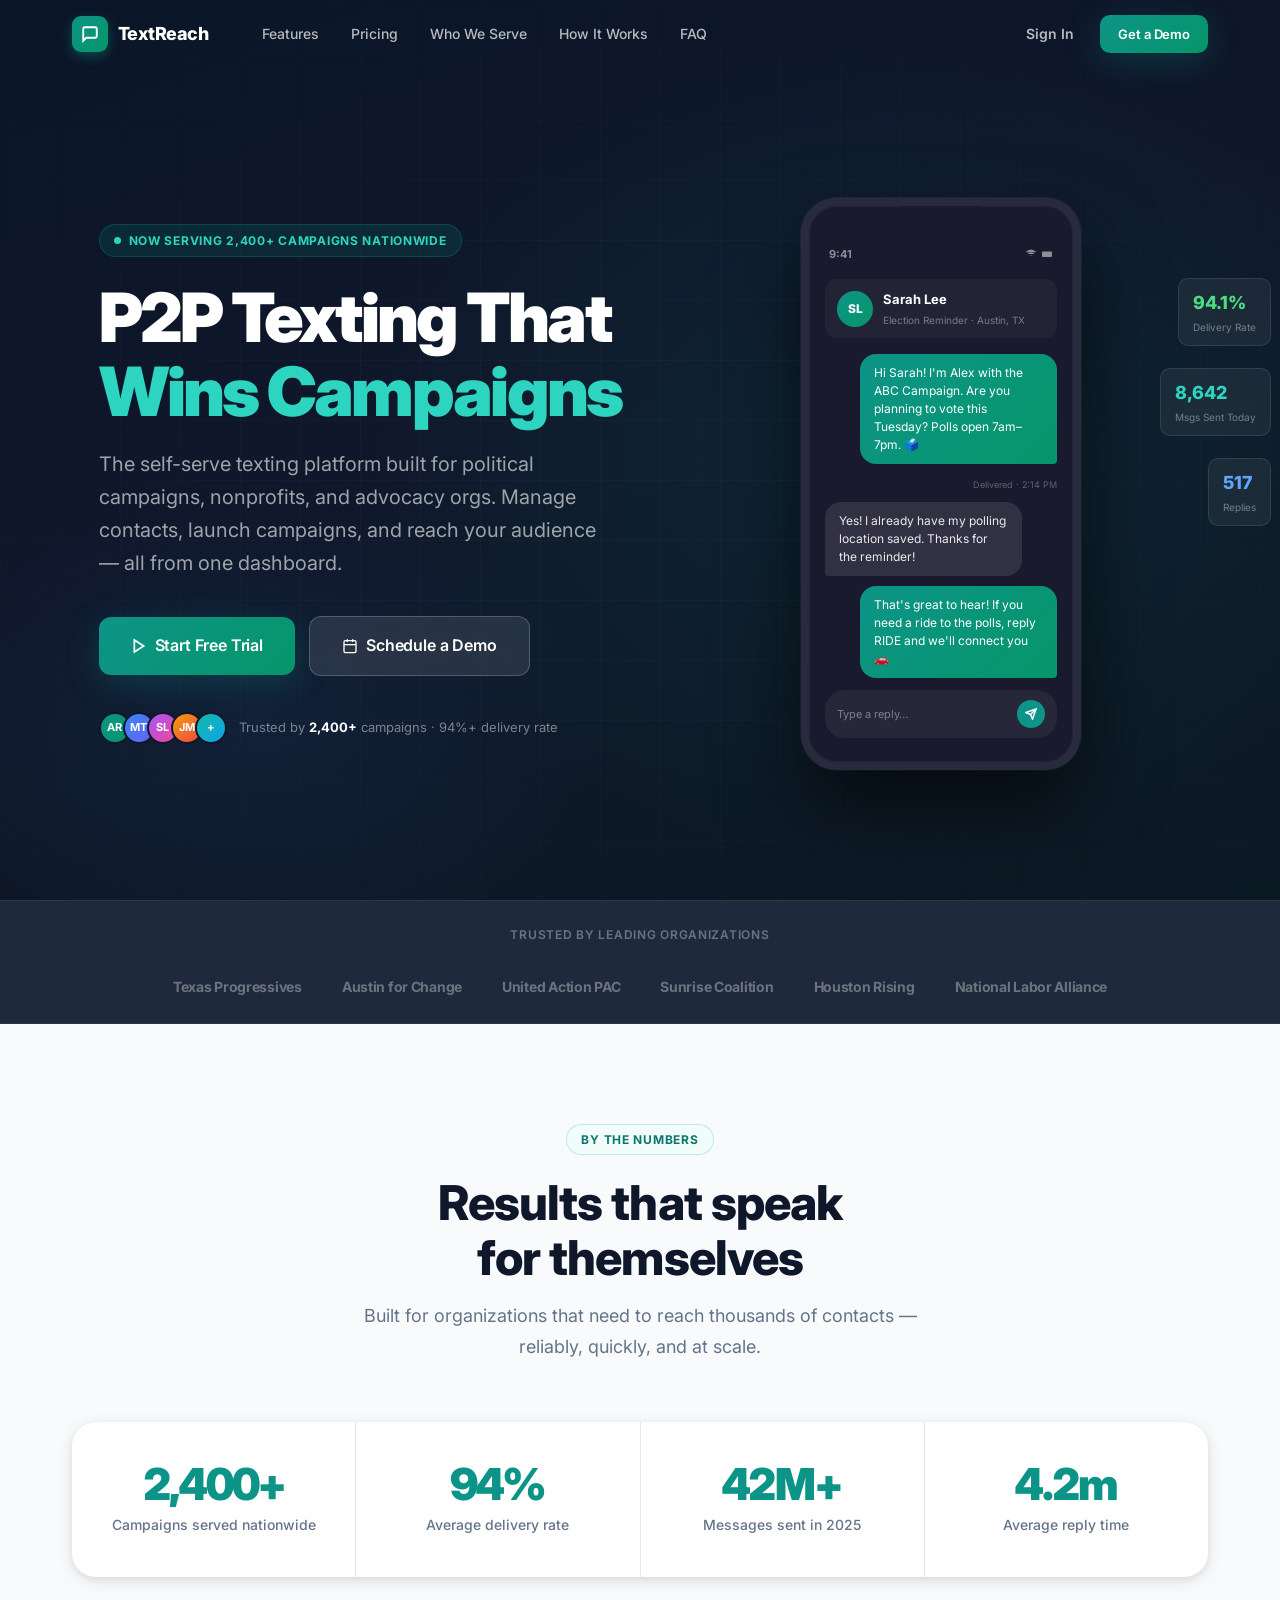
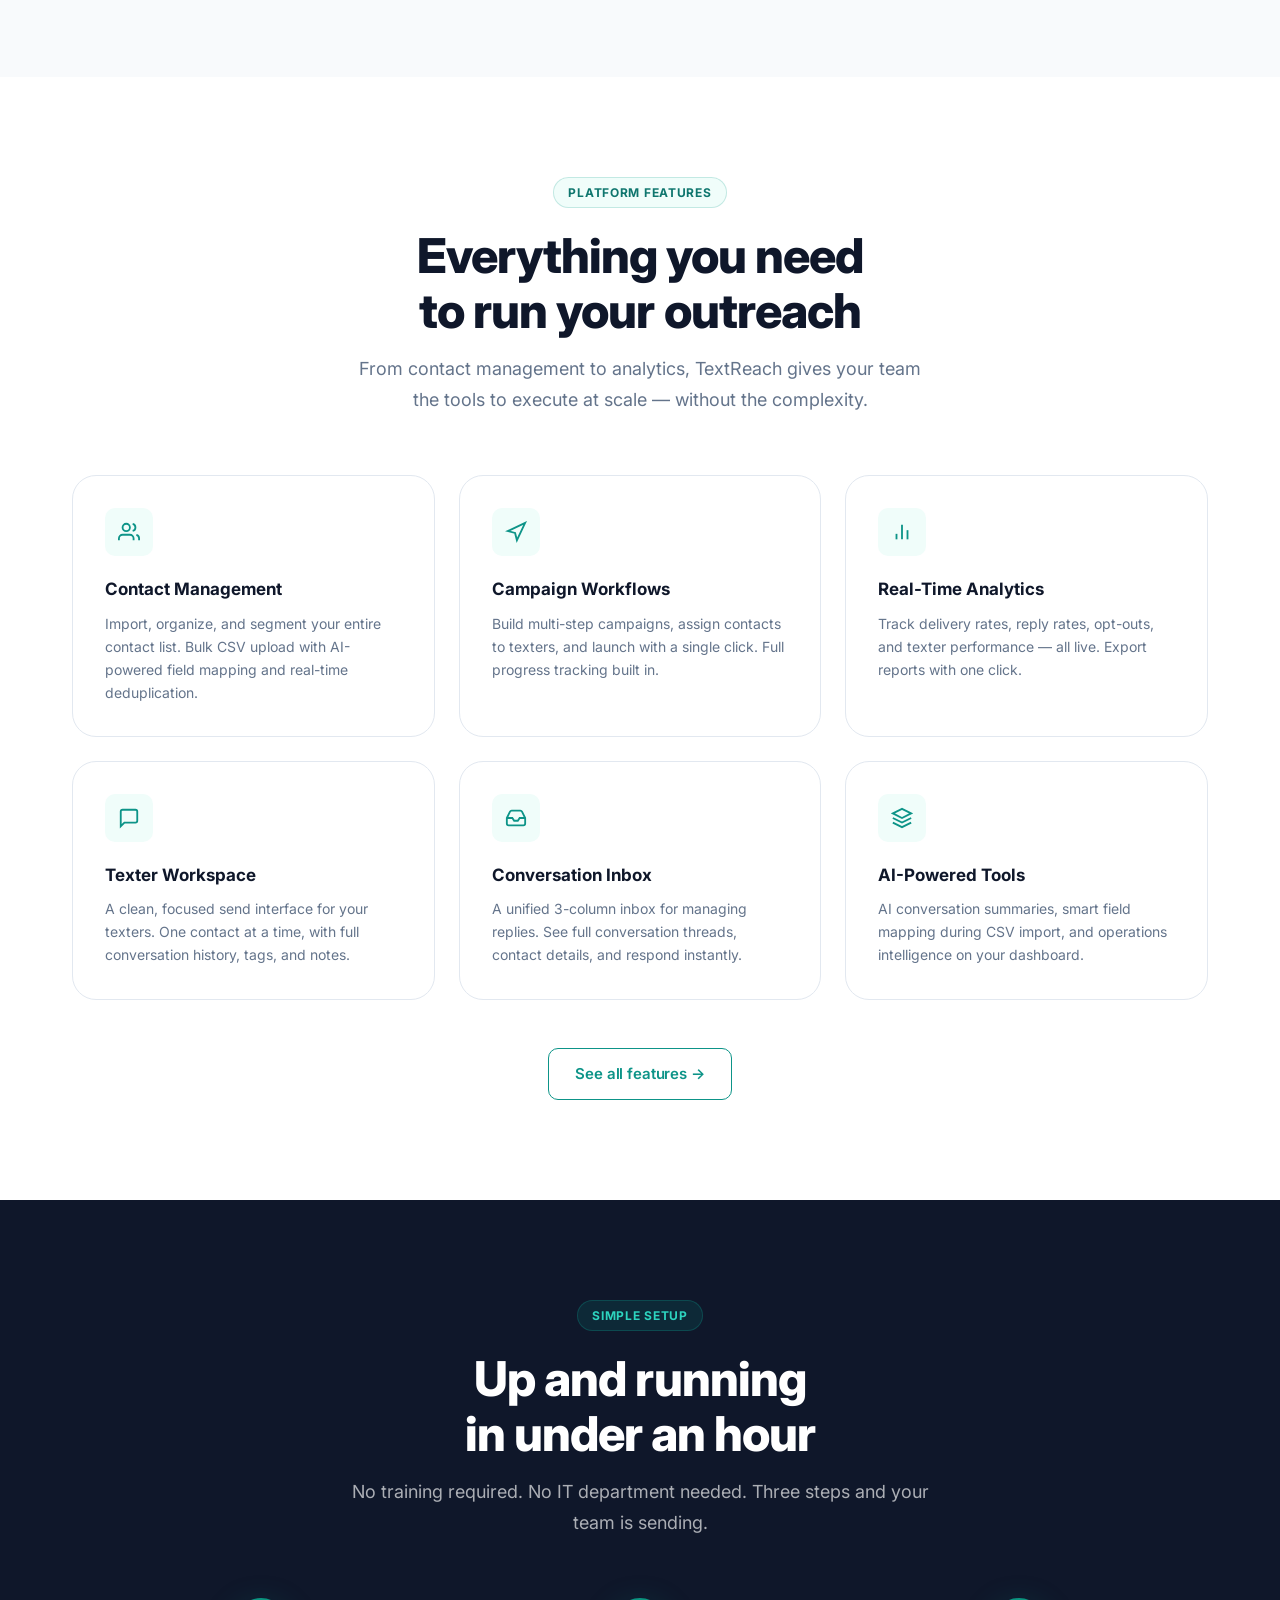
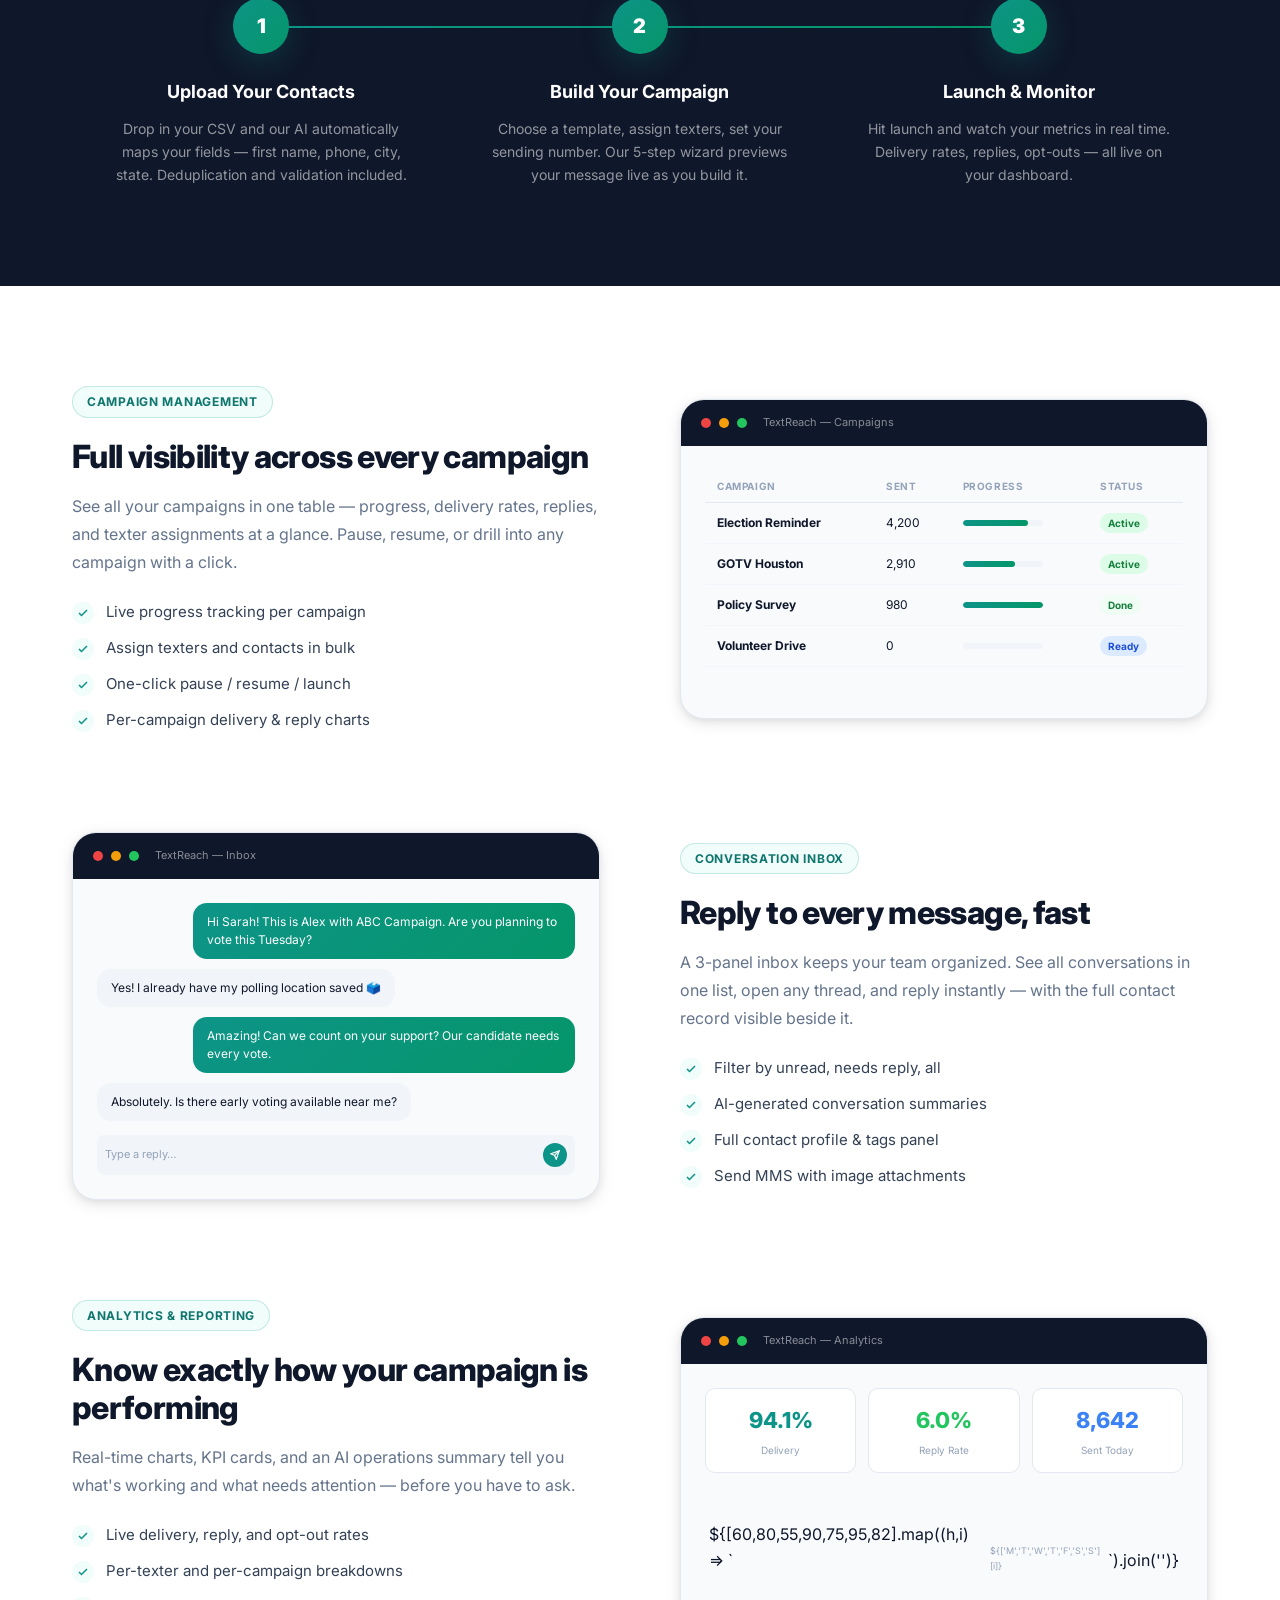
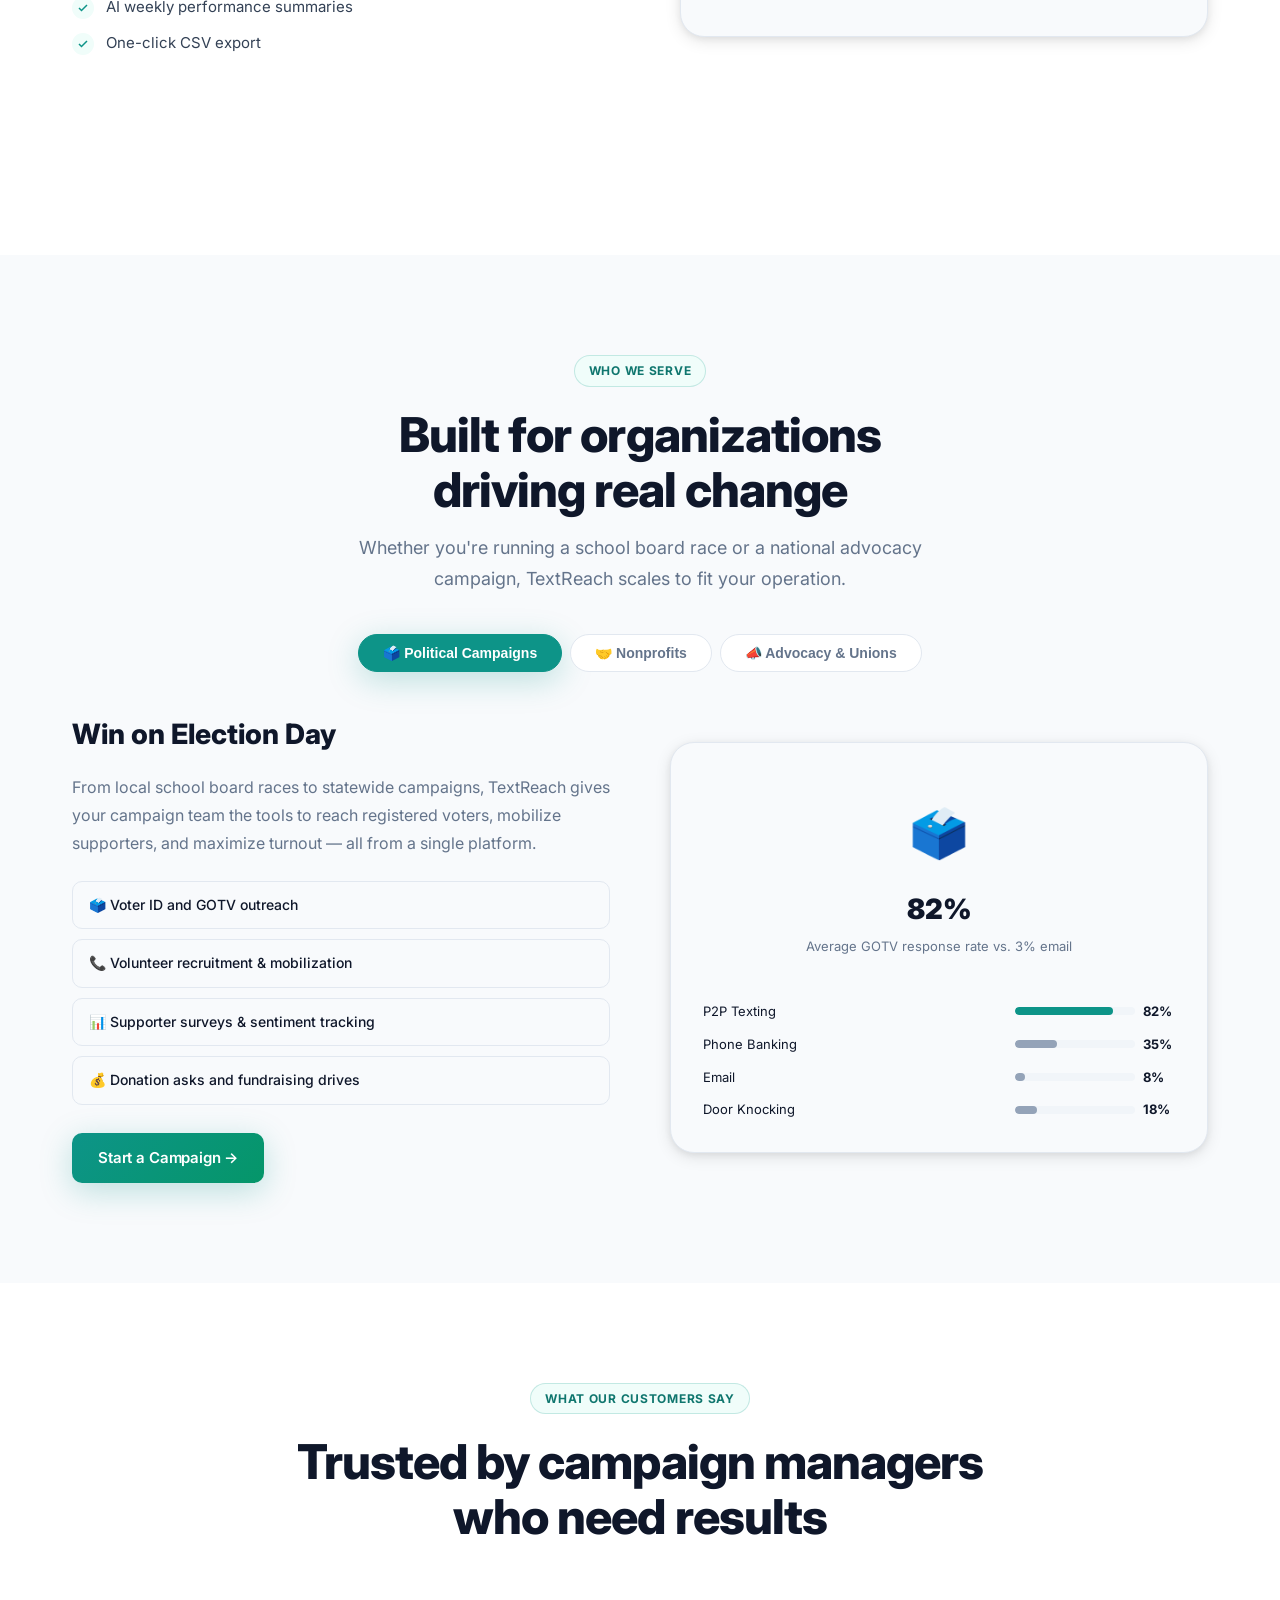
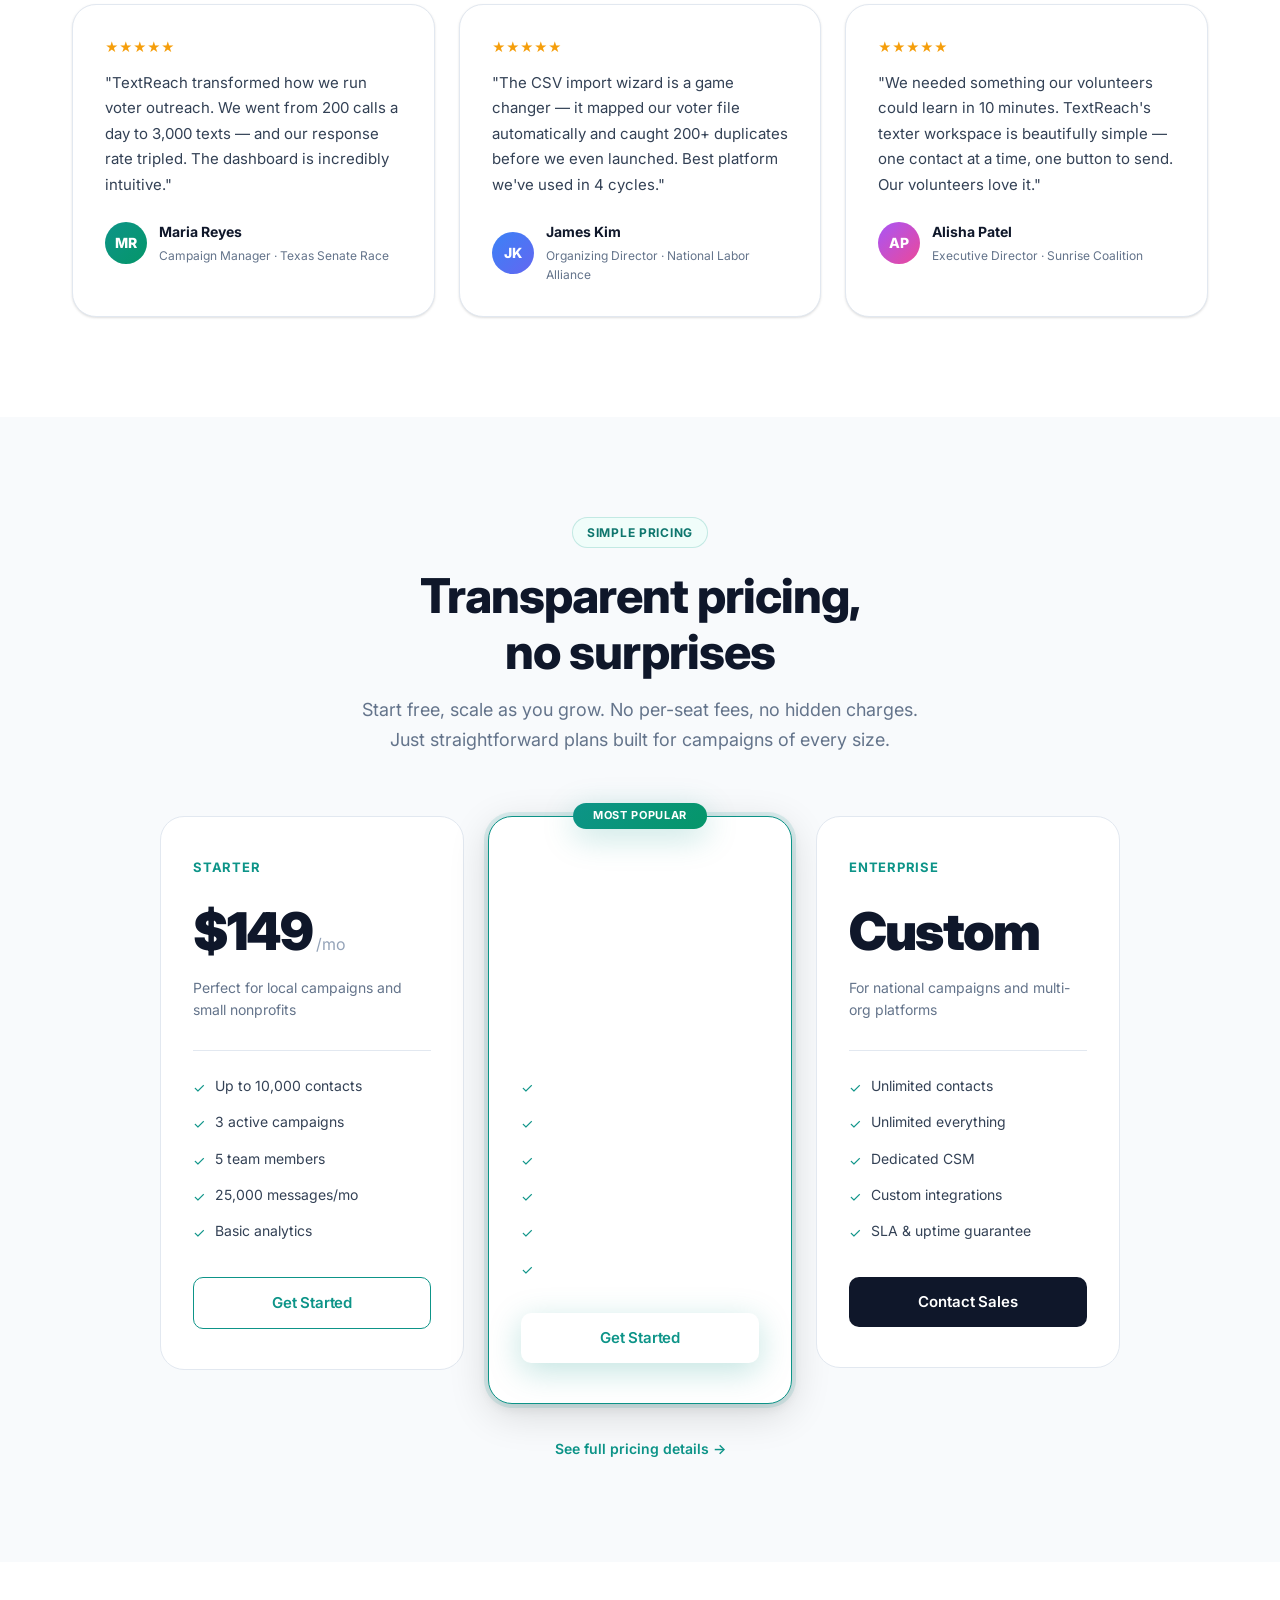
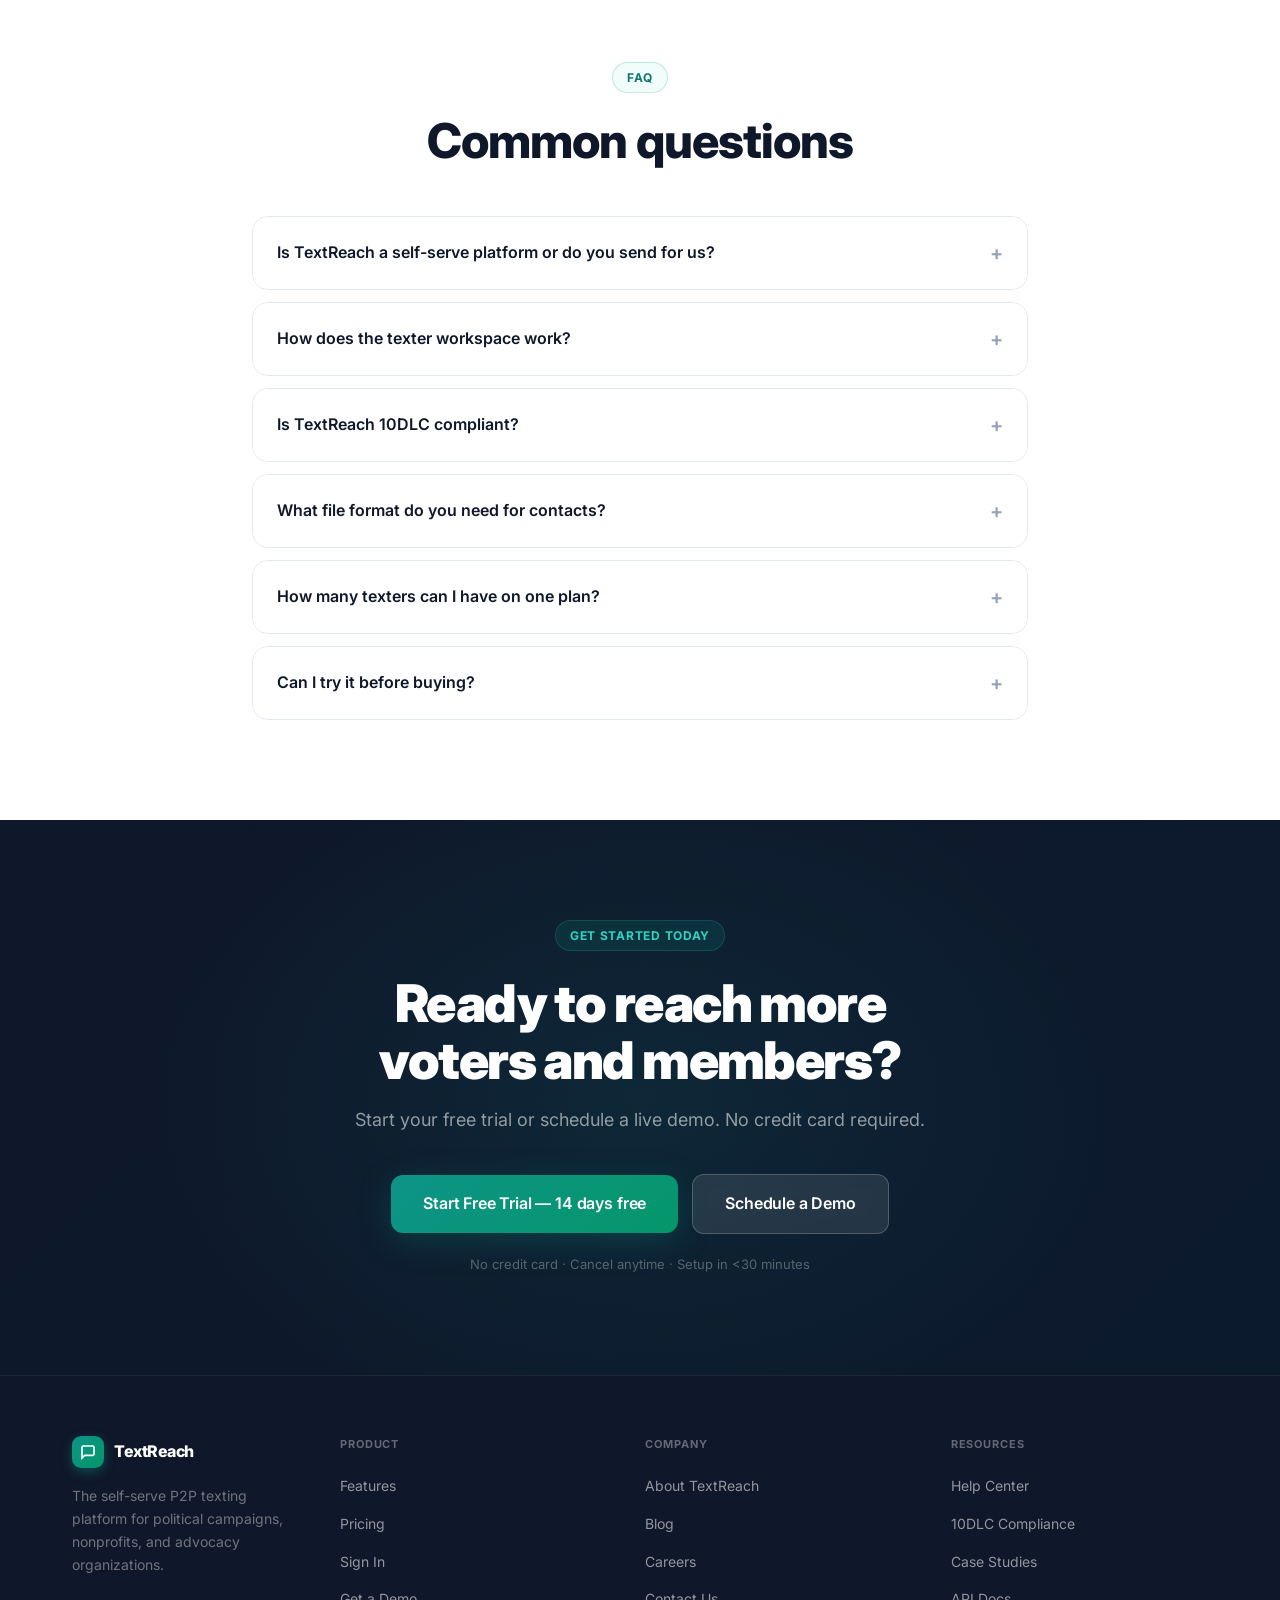
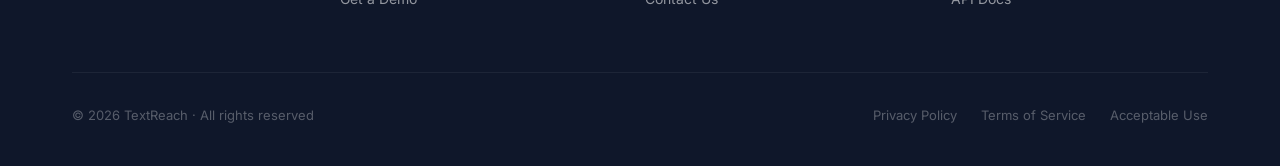
<file: landing/index.html>
<!DOCTYPE html>
<html lang="en">
<head>
  <meta charset="UTF-8">
  <meta name="viewport" content="width=device-width, initial-scale=1.0">
  <title>TextReach — P2P Texting Platform for Political Campaigns & Nonprofits</title>
  <meta name="description" content="TextReach is a self-serve P2P SMS/MMS texting platform built for political campaigns, nonprofits, and advocacy organizations. Reach voters and members at scale.">
  <link rel="preconnect" href="https://fonts.googleapis.com">
  <link rel="preconnect" href="https://fonts.gstatic.com" crossorigin>
  <link href="https://fonts.googleapis.com/css2?family=Inter:wght@300;400;500;600;700;800;900&display=swap" rel="stylesheet">
  <link rel="stylesheet" href="styles/landing.css">
</head>
<body>

<!-- ╔══════════════════════════════════════════════════════╗
     ║  NAVIGATION                                          ║
     ╚══════════════════════════════════════════════════════╝ -->
<nav class="topnav scrolled" id="topnav">
  <div class="topnav-inner">
    <a href="index.html" class="nav-logo">
      <div class="nav-logo-icon">
        <svg width="18" height="18" viewBox="0 0 24 24" fill="none" stroke="white" stroke-width="2.5"><path d="M21 15a2 2 0 0 1-2 2H7l-4 4V5a2 2 0 0 1 2-2h14a2 2 0 0 1 2 2z"/></svg>
      </div>
      <span class="nav-logo-name">TextReach</span>
    </a>
    <ul class="nav-links">
      <li><a href="features.html">Features</a></li>
      <li><a href="pricing.html">Pricing</a></li>
      <li><a href="index.html#who-we-serve">Who We Serve</a></li>
      <li><a href="index.html#how-it-works">How It Works</a></li>
      <li><a href="index.html#faq">FAQ</a></li>
    </ul>
    <div class="nav-cta" style="margin-left:auto">
      <a href="../index.html" class="signin-link">Sign In</a>
      <a href="demo.html" class="btn btn-primary btn-sm">Get a Demo</a>
    </div>
  </div>
</nav>


<!-- ╔══════════════════════════════════════════════════════╗
     ║  HERO                                                ║
     ╚══════════════════════════════════════════════════════╝ -->
<section class="hero">
  <div class="hero-grid-bg"></div>
  <div class="hero-inner">
    <div class="hero-content">
      <div class="hero-badge">
        <span class="hero-badge-dot"></span>
        Now serving 2,400+ campaigns nationwide
      </div>
      <h1 class="hero-title">
        P2P Texting That<br>
        <span>Wins Campaigns</span>
      </h1>
      <p class="hero-sub">
        The self-serve texting platform built for political campaigns, nonprofits, and advocacy orgs. Manage contacts, launch campaigns, and reach your audience — all from one dashboard.
      </p>
      <div class="hero-actions">
        <a href="../index.html" class="btn btn-primary btn-lg">
          <svg width="16" height="16" viewBox="0 0 24 24" fill="none" stroke="currentColor" stroke-width="2.5"><polygon points="5 3 19 12 5 21 5 3"/></svg>
          Start Free Trial
        </a>
        <a href="demo.html" class="btn btn-secondary btn-lg">
          <svg width="16" height="16" viewBox="0 0 24 24" fill="none" stroke="currentColor" stroke-width="2"><rect x="3" y="4" width="18" height="18" rx="2" ry="2"/><line x1="16" y1="2" x2="16" y2="6"/><line x1="8" y1="2" x2="8" y2="6"/><line x1="3" y1="10" x2="21" y2="10"/></svg>
          Schedule a Demo
        </a>
      </div>
      <div class="hero-social-proof">
        <div class="hero-avatars">
          <div class="hero-avatar" style="background:linear-gradient(135deg,#0d9488,#059669)">AR</div>
          <div class="hero-avatar" style="background:linear-gradient(135deg,#3b82f6,#6366f1)">MT</div>
          <div class="hero-avatar" style="background:linear-gradient(135deg,#a855f7,#ec4899)">SL</div>
          <div class="hero-avatar" style="background:linear-gradient(135deg,#f59e0b,#ef4444)">JM</div>
          <div class="hero-avatar" style="background:linear-gradient(135deg,#14b8a6,#0ea5e9)">+</div>
        </div>
        <span>Trusted by <strong style="color:white">2,400+</strong> campaigns · 94%+ delivery rate</span>
      </div>
    </div>

    <!-- Phone Mockup -->
    <div class="phone-mockup">
      <div class="phone-frame">
        <div class="phone-notch"></div>
        <div class="phone-status">
          <span>9:41</span>
          <div style="display:flex;align-items:center;gap:4px">
            <svg width="12" height="12" viewBox="0 0 24 24" fill="currentColor"><path d="M1.5 8.5a13 13 0 0 1 21 0M5 12a11 11 0 0 1 14 0M8.5 15.5a7 7 0 0 1 7 0M11.5 19h1"/></svg>
            <svg width="12" height="12" viewBox="0 0 24 24" fill="currentColor"><rect x="2" y="7" width="20" height="11" rx="2"/><path d="M22 11v2"/></svg>
          </div>
        </div>
        <div class="phone-header">
          <div class="phone-contact-av">SL</div>
          <div>
            <div class="phone-contact-name">Sarah Lee</div>
            <div class="phone-contact-sub">Election Reminder · Austin, TX</div>
          </div>
        </div>
        <div class="phone-chat">
          <div class="chat-bubble out" style="animation-delay:.4s">
            Hi Sarah! I'm Alex with the ABC Campaign. Are you planning to vote this Tuesday? Polls open 7am–7pm. 🗳️
          </div>
          <div class="chat-time" style="text-align:right;font-size:9px;color:rgba(255,255,255,.3);animation-delay:.8s">Delivered · 2:14 PM</div>
          <div class="chat-bubble in" style="animation-delay:1.4s">
            Yes! I already have my polling location saved. Thanks for the reminder!
          </div>
          <div class="chat-bubble out" style="animation-delay:2.2s">
            That's great to hear! If you need a ride to the polls, reply RIDE and we'll connect you 🚗
          </div>
        </div>
        <div class="phone-composer">
          <div class="composer-input">Type a reply…</div>
          <div class="composer-send">
            <svg width="12" height="12" viewBox="0 0 24 24" fill="none" stroke="white" stroke-width="3"><line x1="22" y1="2" x2="11" y2="13"/><polygon points="22 2 15 22 11 13 2 9 22 2"/></svg>
          </div>
        </div>
      </div>

      <!-- Floating stat cards -->
      <div style="position:absolute;right:-90px;top:80px">
        <div class="phone-stat-card">
          <div class="phone-stat-val" style="color:#4ade80">94.1%</div>
          <div class="phone-stat-label">Delivery Rate</div>
        </div>
      </div>
      <div style="position:absolute;right:-90px;top:170px">
        <div class="phone-stat-card">
          <div class="phone-stat-val" style="color:#2dd4bf">8,642</div>
          <div class="phone-stat-label">Msgs Sent Today</div>
        </div>
      </div>
      <div style="position:absolute;right:-90px;top:260px">
        <div class="phone-stat-card">
          <div class="phone-stat-val" style="color:#60a5fa">517</div>
          <div class="phone-stat-label">Replies</div>
        </div>
      </div>
    </div>
  </div>
</section>


<!-- ╔══════════════════════════════════════════════════════╗
     ║  TRUST BAR                                           ║
     ╚══════════════════════════════════════════════════════╝ -->
<div class="trust-bar">
  <div class="trust-bar-inner">
    <div class="trust-bar-label">Trusted by leading organizations</div>
    <div class="trust-logos">
      <span class="trust-logo">Texas Progressives</span>
      <span class="trust-logo">Austin for Change</span>
      <span class="trust-logo">United Action PAC</span>
      <span class="trust-logo">Sunrise Coalition</span>
      <span class="trust-logo">Houston Rising</span>
      <span class="trust-logo">National Labor Alliance</span>
    </div>
  </div>
</div>


<!-- ╔══════════════════════════════════════════════════════╗
     ║  STATS                                               ║
     ╚══════════════════════════════════════════════════════╝ -->
<section class="section section-gray">
  <div class="container">
    <div class="text-center fade-up">
      <span class="eyebrow">By the numbers</span>
      <h2 class="section-heading">Results that speak<br>for themselves</h2>
      <p class="section-sub">Built for organizations that need to reach thousands of contacts — reliably, quickly, and at scale.</p>
    </div>
    <div class="stats-grid fade-up fade-up-delay-2">
      <div class="stat-item">
        <div class="stat-value"><span class="counter" data-target="2400" data-suffix="+">0</span></div>
        <div class="stat-label">Campaigns served nationwide</div>
      </div>
      <div class="stat-item">
        <div class="stat-value"><span class="counter" data-target="94" data-suffix="%">0</span></div>
        <div class="stat-label">Average delivery rate</div>
      </div>
      <div class="stat-item">
        <div class="stat-value"><span class="counter" data-target="42">0</span><span style="color:var(--teal)">M+</span></div>
        <div class="stat-label">Messages sent in 2025</div>
      </div>
      <div class="stat-item">
        <div class="stat-value"><span class="counter" data-target="4.2" data-suffix="m">0</span></div>
        <div class="stat-label">Average reply time</div>
      </div>
    </div>
  </div>
</section>


<!-- ╔══════════════════════════════════════════════════════╗
     ║  FEATURE HIGHLIGHTS                                  ║
     ╚══════════════════════════════════════════════════════╝ -->
<section class="section" id="features">
  <div class="container">
    <div class="text-center fade-up">
      <span class="eyebrow">Platform features</span>
      <h2 class="section-heading">Everything you need<br>to run your outreach</h2>
      <p class="section-sub">From contact management to analytics, TextReach gives your team the tools to execute at scale — without the complexity.</p>
    </div>
    <div class="feature-grid">
      <div class="feature-card fade-up">
        <div class="feature-icon"><svg width="22" height="22" viewBox="0 0 24 24" fill="none" stroke="currentColor" stroke-width="2"><path d="M17 21v-2a4 4 0 0 0-4-4H5a4 4 0 0 0-4 4v2"/><circle cx="9" cy="7" r="4"/><path d="M23 21v-2a4 4 0 0 0-3-3.87M16 3.13a4 4 0 0 1 0 7.75"/></svg></div>
        <div class="feature-title">Contact Management</div>
        <div class="feature-desc">Import, organize, and segment your entire contact list. Bulk CSV upload with AI-powered field mapping and real-time deduplication.</div>
      </div>
      <div class="feature-card fade-up fade-up-delay-1">
        <div class="feature-icon"><svg width="22" height="22" viewBox="0 0 24 24" fill="none" stroke="currentColor" stroke-width="2"><path d="M3 11l19-9-9 19-2-8-8-2z"/></svg></div>
        <div class="feature-title">Campaign Workflows</div>
        <div class="feature-desc">Build multi-step campaigns, assign contacts to texters, and launch with a single click. Full progress tracking built in.</div>
      </div>
      <div class="feature-card fade-up fade-up-delay-2">
        <div class="feature-icon"><svg width="22" height="22" viewBox="0 0 24 24" fill="none" stroke="currentColor" stroke-width="2"><line x1="18" y1="20" x2="18" y2="10"/><line x1="12" y1="20" x2="12" y2="4"/><line x1="6" y1="20" x2="6" y2="14"/></svg></div>
        <div class="feature-title">Real-Time Analytics</div>
        <div class="feature-desc">Track delivery rates, reply rates, opt-outs, and texter performance — all live. Export reports with one click.</div>
      </div>
      <div class="feature-card fade-up fade-up-delay-3">
        <div class="feature-icon"><svg width="22" height="22" viewBox="0 0 24 24" fill="none" stroke="currentColor" stroke-width="2"><path d="M21 15a2 2 0 0 1-2 2H7l-4 4V5a2 2 0 0 1 2-2h14a2 2 0 0 1 2 2z"/></svg></div>
        <div class="feature-title">Texter Workspace</div>
        <div class="feature-desc">A clean, focused send interface for your texters. One contact at a time, with full conversation history, tags, and notes.</div>
      </div>
      <div class="feature-card fade-up fade-up-delay-1">
        <div class="feature-icon"><svg width="22" height="22" viewBox="0 0 24 24" fill="none" stroke="currentColor" stroke-width="2"><polyline points="22 12 16 12 14 15 10 15 8 12 2 12"/><path d="M5.45 5.11L2 12v6a2 2 0 0 0 2 2h16a2 2 0 0 0 2-2v-6l-3.45-6.89A2 2 0 0 0 16.76 4H7.24a2 2 0 0 0-1.79 1.11z"/></svg></div>
        <div class="feature-title">Conversation Inbox</div>
        <div class="feature-desc">A unified 3-column inbox for managing replies. See full conversation threads, contact details, and respond instantly.</div>
      </div>
      <div class="feature-card fade-up fade-up-delay-2">
        <div class="feature-icon"><svg width="22" height="22" viewBox="0 0 24 24" fill="none" stroke="currentColor" stroke-width="2"><path d="M12 2L2 7l10 5 10-5-10-5z"/><path d="M2 17l10 5 10-5"/><path d="M2 12l10 5 10-5"/></svg></div>
        <div class="feature-title">AI-Powered Tools</div>
        <div class="feature-desc">AI conversation summaries, smart field mapping during CSV import, and operations intelligence on your dashboard.</div>
      </div>
    </div>
    <div style="text-align:center;margin-top:48px">
      <a href="features.html" class="btn btn-outline">See all features →</a>
    </div>
  </div>
</section>


<!-- ╔══════════════════════════════════════════════════════╗
     ║  HOW IT WORKS                                        ║
     ╚══════════════════════════════════════════════════════╝ -->
<section class="section section-dark" id="how-it-works">
  <div class="container">
    <div class="text-center fade-up">
      <span class="eyebrow eyebrow-dark">Simple setup</span>
      <h2 class="section-heading section-heading-light">Up and running<br>in under an hour</h2>
      <p class="section-sub section-sub-light">No training required. No IT department needed. Three steps and your team is sending.</p>
    </div>
    <div class="steps-grid">
      <div class="step-item fade-up fade-up-delay-1">
        <div class="step-number">1</div>
        <div class="step-title" style="color:white">Upload Your Contacts</div>
        <div class="step-desc" style="color:rgba(255,255,255,.55)">Drop in your CSV and our AI automatically maps your fields — first name, phone, city, state. Deduplication and validation included.</div>
      </div>
      <div class="step-item fade-up fade-up-delay-2">
        <div class="step-number">2</div>
        <div class="step-title" style="color:white">Build Your Campaign</div>
        <div class="step-desc" style="color:rgba(255,255,255,.55)">Choose a template, assign texters, set your sending number. Our 5-step wizard previews your message live as you build it.</div>
      </div>
      <div class="step-item fade-up fade-up-delay-3">
        <div class="step-number">3</div>
        <div class="step-title" style="color:white">Launch & Monitor</div>
        <div class="step-desc" style="color:rgba(255,255,255,.55)">Hit launch and watch your metrics in real time. Delivery rates, replies, opt-outs — all live on your dashboard.</div>
      </div>
    </div>
  </div>
</section>


<!-- ╔══════════════════════════════════════════════════════╗
     ║  BENTO DEEP-DIVES                                    ║
     ╚══════════════════════════════════════════════════════╝ -->
<section class="bento-section" id="product">
  <div class="container">

    <!-- Row 1: Campaign Dashboard -->
    <div class="bento-row fade-up">
      <div class="bento-content">
        <span class="eyebrow">Campaign Management</span>
        <h3>Full visibility across every campaign</h3>
        <p>See all your campaigns in one table — progress, delivery rates, replies, and texter assignments at a glance. Pause, resume, or drill into any campaign with a click.</p>
        <ul class="bento-list">
          <li><div class="bento-list-icon"><svg width="12" height="12" viewBox="0 0 24 24" fill="none" stroke="currentColor" stroke-width="3"><polyline points="20 6 9 17 4 12"/></svg></div>Live progress tracking per campaign</li>
          <li><div class="bento-list-icon"><svg width="12" height="12" viewBox="0 0 24 24" fill="none" stroke="currentColor" stroke-width="3"><polyline points="20 6 9 17 4 12"/></svg></div>Assign texters and contacts in bulk</li>
          <li><div class="bento-list-icon"><svg width="12" height="12" viewBox="0 0 24 24" fill="none" stroke="currentColor" stroke-width="3"><polyline points="20 6 9 17 4 12"/></svg></div>One-click pause / resume / launch</li>
          <li><div class="bento-list-icon"><svg width="12" height="12" viewBox="0 0 24 24" fill="none" stroke="currentColor" stroke-width="3"><polyline points="20 6 9 17 4 12"/></svg></div>Per-campaign delivery &amp; reply charts</li>
        </ul>
      </div>
      <div class="bento-visual">
        <div class="bento-visual-header">
          <div class="bento-dot" style="background:#ef4444"></div>
          <div class="bento-dot" style="background:#f59e0b"></div>
          <div class="bento-dot" style="background:#22c55e"></div>
          <span style="font-size:11px;color:rgba(255,255,255,.5);margin-left:8px">TextReach — Campaigns</span>
        </div>
        <div class="bento-visual-body">
          <table class="mock-table">
            <thead><tr><th>Campaign</th><th>Sent</th><th>Progress</th><th>Status</th></tr></thead>
            <tbody>
              <tr><td><strong>Election Reminder</strong></td><td>4,200</td><td><div class="mock-progress"><div class="mock-progress-fill" data-width="82%" style="width:0"></div></div></td><td><span class="mock-badge active">Active</span></td></tr>
              <tr><td><strong>GOTV Houston</strong></td><td>2,910</td><td><div class="mock-progress"><div class="mock-progress-fill" data-width="65%" style="width:0"></div></div></td><td><span class="mock-badge active">Active</span></td></tr>
              <tr><td><strong>Policy Survey</strong></td><td>980</td><td><div class="mock-progress"><div class="mock-progress-fill" data-width="100%" style="width:0"></div></div></td><td><span class="mock-badge" style="background:#f0fdf4;color:#15803d">Done</span></td></tr>
              <tr><td><strong>Volunteer Drive</strong></td><td>0</td><td><div class="mock-progress"><div class="mock-progress-fill" data-width="0%" style="width:0"></div></div></td><td><span class="mock-badge ready">Ready</span></td></tr>
            </tbody>
          </table>
        </div>
      </div>
    </div>

    <!-- Row 2: Inbox -->
    <div class="bento-row reverse fade-up">
      <div class="bento-content">
        <span class="eyebrow">Conversation Inbox</span>
        <h3>Reply to every message, fast</h3>
        <p>A 3-panel inbox keeps your team organized. See all conversations in one list, open any thread, and reply instantly — with the full contact record visible beside it.</p>
        <ul class="bento-list">
          <li><div class="bento-list-icon"><svg width="12" height="12" viewBox="0 0 24 24" fill="none" stroke="currentColor" stroke-width="3"><polyline points="20 6 9 17 4 12"/></svg></div>Filter by unread, needs reply, all</li>
          <li><div class="bento-list-icon"><svg width="12" height="12" viewBox="0 0 24 24" fill="none" stroke="currentColor" stroke-width="3"><polyline points="20 6 9 17 4 12"/></svg></div>AI-generated conversation summaries</li>
          <li><div class="bento-list-icon"><svg width="12" height="12" viewBox="0 0 24 24" fill="none" stroke="currentColor" stroke-width="3"><polyline points="20 6 9 17 4 12"/></svg></div>Full contact profile & tags panel</li>
          <li><div class="bento-list-icon"><svg width="12" height="12" viewBox="0 0 24 24" fill="none" stroke="currentColor" stroke-width="3"><polyline points="20 6 9 17 4 12"/></svg></div>Send MMS with image attachments</li>
        </ul>
      </div>
      <div class="bento-visual">
        <div class="bento-visual-header">
          <div class="bento-dot" style="background:#ef4444"></div>
          <div class="bento-dot" style="background:#f59e0b"></div>
          <div class="bento-dot" style="background:#22c55e"></div>
          <span style="font-size:11px;color:rgba(255,255,255,.5);margin-left:8px">TextReach — Inbox</span>
        </div>
        <div class="bento-visual-body">
          <div class="mock-conv">
            <div class="mock-msg out">Hi Sarah! This is Alex with ABC Campaign. Are you planning to vote this Tuesday?</div>
            <div class="mock-msg in">Yes! I already have my polling location saved 🗳️</div>
            <div class="mock-msg out">Amazing! Can we count on your support? Our candidate needs every vote.</div>
            <div class="mock-msg in">Absolutely. Is there early voting available near me?</div>
            <div style="display:flex;gap:8px;align-items:center;padding:8px;background:var(--gray-100);border-radius:8px;margin-top:4px">
              <span style="font-size:11px;color:var(--gray-400);flex:1">Type a reply…</span>
              <div style="width:24px;height:24px;border-radius:50%;background:var(--teal);display:flex;align-items:center;justify-content:center"><svg width="10" height="10" viewBox="0 0 24 24" fill="none" stroke="white" stroke-width="3"><line x1="22" y1="2" x2="11" y2="13"/><polygon points="22 2 15 22 11 13 2 9 22 2"/></svg></div>
            </div>
          </div>
        </div>
      </div>
    </div>

    <!-- Row 3: Analytics -->
    <div class="bento-row fade-up">
      <div class="bento-content">
        <span class="eyebrow">Analytics & Reporting</span>
        <h3>Know exactly how your campaign is performing</h3>
        <p>Real-time charts, KPI cards, and an AI operations summary tell you what's working and what needs attention — before you have to ask.</p>
        <ul class="bento-list">
          <li><div class="bento-list-icon"><svg width="12" height="12" viewBox="0 0 24 24" fill="none" stroke="currentColor" stroke-width="3"><polyline points="20 6 9 17 4 12"/></svg></div>Live delivery, reply, and opt-out rates</li>
          <li><div class="bento-list-icon"><svg width="12" height="12" viewBox="0 0 24 24" fill="none" stroke="currentColor" stroke-width="3"><polyline points="20 6 9 17 4 12"/></svg></div>Per-texter and per-campaign breakdowns</li>
          <li><div class="bento-list-icon"><svg width="12" height="12" viewBox="0 0 24 24" fill="none" stroke="currentColor" stroke-width="3"><polyline points="20 6 9 17 4 12"/></svg></div>AI weekly performance summaries</li>
          <li><div class="bento-list-icon"><svg width="12" height="12" viewBox="0 0 24 24" fill="none" stroke="currentColor" stroke-width="3"><polyline points="20 6 9 17 4 12"/></svg></div>One-click CSV export</li>
        </ul>
      </div>
      <div class="bento-visual">
        <div class="bento-visual-header">
          <div class="bento-dot" style="background:#ef4444"></div>
          <div class="bento-dot" style="background:#f59e0b"></div>
          <div class="bento-dot" style="background:#22c55e"></div>
          <span style="font-size:11px;color:rgba(255,255,255,.5);margin-left:8px">TextReach — Analytics</span>
        </div>
        <div class="bento-visual-body">
          <div class="mock-kpi-row" style="margin-bottom:20px">
            <div class="mock-kpi"><div class="mock-kpi-val" style="color:#0d9488">94.1%</div><div class="mock-kpi-label">Delivery</div></div>
            <div class="mock-kpi"><div class="mock-kpi-val" style="color:#22c55e">6.0%</div><div class="mock-kpi-label">Reply Rate</div></div>
            <div class="mock-kpi"><div class="mock-kpi-val" style="color:#3b82f6">8,642</div><div class="mock-kpi-label">Sent Today</div></div>
          </div>
          <!-- Simple bar chart mock -->
          <div style="display:flex;align-items:flex-end;gap:8px;height:80px;padding:0 4px">
            ${[60,80,55,90,75,95,82].map((h,i) => `
              <div style="flex:1;display:flex;flex-direction:column;align-items:center;gap:4px">
                <div style="width:100%;height:${h}%;background:linear-gradient(180deg,var(--teal),#059669);border-radius:4px 4px 0 0;opacity:${0.5+h/200}"></div>
                <span style="font-size:9px;color:var(--gray-400)">${['M','T','W','T','F','S','S'][i]}</span>
              </div>`).join('')}
          </div>
        </div>
      </div>
    </div>

  </div>
</section>


<!-- ╔══════════════════════════════════════════════════════╗
     ║  WHO WE SERVE                                        ║
     ╚══════════════════════════════════════════════════════╝ -->
<section class="section section-gray" id="who-we-serve">
  <div class="container">
    <div class="text-center fade-up">
      <span class="eyebrow">Who we serve</span>
      <h2 class="section-heading">Built for organizations<br>driving real change</h2>
      <p class="section-sub">Whether you're running a school board race or a national advocacy campaign, TextReach scales to fit your operation.</p>
    </div>
    <div class="audience-tabs fade-up fade-up-delay-1">
      <button class="audience-tab active" data-panel="political">🗳️ Political Campaigns</button>
      <button class="audience-tab" data-panel="nonprofit">🤝 Nonprofits</button>
      <button class="audience-tab" data-panel="advocacy">📣 Advocacy & Unions</button>
    </div>
    <div class="audience-panels">
      <div class="audience-panel active" id="panel-political">
        <div class="audience-panel-content">
          <h3>Win on Election Day</h3>
          <p>From local school board races to statewide campaigns, TextReach gives your campaign team the tools to reach registered voters, mobilize supporters, and maximize turnout — all from a single platform.</p>
          <div class="audience-use-cases">
            <div class="use-case-item">🗳️ Voter ID and GOTV outreach</div>
            <div class="use-case-item">📞 Volunteer recruitment & mobilization</div>
            <div class="use-case-item">📊 Supporter surveys & sentiment tracking</div>
            <div class="use-case-item">💰 Donation asks and fundraising drives</div>
          </div>
          <div style="margin-top:28px">
            <a href="demo.html" class="btn btn-primary">Start a Campaign →</a>
          </div>
        </div>
        <div class="audience-visual">
          <div style="text-align:center;padding:20px 0">
            <div style="font-size:48px;margin-bottom:16px">🗳️</div>
            <div style="font-size:28px;font-weight:900;color:var(--navy);margin-bottom:4px">82%</div>
            <div style="font-size:13px;color:var(--gray-500);margin-bottom:24px">Average GOTV response rate vs. 3% email</div>
          </div>
          <div style="display:flex;flex-direction:column;gap:12px">
            <div style="display:flex;justify-content:space-between;align-items:center;font-size:13px;color:var(--navy)">
              <span>P2P Texting</span>
              <div style="display:flex;align-items:center;gap:8px">
                <div style="width:120px;height:8px;background:var(--gray-100);border-radius:4px;overflow:hidden"><div style="width:82%;height:100%;background:var(--teal);border-radius:4px"></div></div>
                <span style="font-weight:700;width:32px">82%</span>
              </div>
            </div>
            <div style="display:flex;justify-content:space-between;align-items:center;font-size:13px;color:var(--navy)">
              <span>Phone Banking</span>
              <div style="display:flex;align-items:center;gap:8px">
                <div style="width:120px;height:8px;background:var(--gray-100);border-radius:4px;overflow:hidden"><div style="width:35%;height:100%;background:#94a3b8;border-radius:4px"></div></div>
                <span style="font-weight:700;width:32px">35%</span>
              </div>
            </div>
            <div style="display:flex;justify-content:space-between;align-items:center;font-size:13px;color:var(--navy)">
              <span>Email</span>
              <div style="display:flex;align-items:center;gap:8px">
                <div style="width:120px;height:8px;background:var(--gray-100);border-radius:4px;overflow:hidden"><div style="width:8%;height:100%;background:#94a3b8;border-radius:4px"></div></div>
                <span style="font-weight:700;width:32px">8%</span>
              </div>
            </div>
            <div style="display:flex;justify-content:space-between;align-items:center;font-size:13px;color:var(--navy)">
              <span>Door Knocking</span>
              <div style="display:flex;align-items:center;gap:8px">
                <div style="width:120px;height:8px;background:var(--gray-100);border-radius:4px;overflow:hidden"><div style="width:18%;height:100%;background:#94a3b8;border-radius:4px"></div></div>
                <span style="font-weight:700;width:32px">18%</span>
              </div>
            </div>
          </div>
        </div>
      </div>

      <div class="audience-panel" id="panel-nonprofit">
        <div class="audience-panel-content">
          <h3>Engage Members at Scale</h3>
          <p>Nonprofits and advocacy groups trust TextReach to mobilize members, rally support for key votes, and drive action at scale — with the personal touch of real, 1-to-1 conversations.</p>
          <div class="audience-use-cases">
            <div class="use-case-item">🤝 Member engagement &amp; retention</div>
            <div class="use-case-item">📣 Event invitations &amp; RSVPs</div>
            <div class="use-case-item">💌 Donation appeals &amp; pledge drives</div>
            <div class="use-case-item">📋 Advocacy action alerts</div>
          </div>
          <div style="margin-top:28px">
            <a href="demo.html" class="btn btn-primary">Talk to Sales →</a>
          </div>
        </div>
        <div class="audience-visual" style="display:flex;flex-direction:column;justify-content:center;align-items:center;gap:20px">
          <div style="font-size:48px">🤝</div>
          <div style="text-align:center">
            <div style="font-size:28px;font-weight:900;color:var(--navy)">6.0%</div>
            <div style="font-size:13px;color:var(--gray-500);margin-top:4px">Average reply rate for nonprofits</div>
          </div>
          <div style="font-size:14px;color:var(--gray-500);text-align:center;max-width:280px;line-height:1.65">
            Compared to 1.2% average email open rate for nonprofit outreach campaigns.
          </div>
        </div>
      </div>

      <div class="audience-panel" id="panel-advocacy">
        <div class="audience-panel-content">
          <h3>Mobilize Your Members</h3>
          <p>Unions, associations, and advocacy groups use TextReach to keep members informed, organize for key actions, and run coordinated outreach — all with compliance built in.</p>
          <div class="audience-use-cases">
            <div class="use-case-item">📣 Strike authorization &amp; labor actions</div>
            <div class="use-case-item">🏛️ Legislative advocacy alerts</div>
            <div class="use-case-item">📋 Member surveys &amp; feedback</div>
            <div class="use-case-item">🗓️ Meeting reminders &amp; event coordination</div>
          </div>
          <div style="margin-top:28px">
            <a href="demo.html" class="btn btn-primary">Get Started →</a>
          </div>
        </div>
        <div class="audience-visual" style="display:flex;flex-direction:column;justify-content:center;align-items:center;gap:20px">
          <div style="font-size:48px">📣</div>
          <div style="text-align:center">
            <div style="font-size:28px;font-weight:900;color:var(--navy)">4,500+</div>
            <div style="font-size:13px;color:var(--gray-500);margin-top:4px">Organizations served in 2025</div>
          </div>
        </div>
      </div>
    </div>
  </div>
</section>


<!-- ╔══════════════════════════════════════════════════════╗
     ║  TESTIMONIALS                                        ║
     ╚══════════════════════════════════════════════════════╝ -->
<section class="section">
  <div class="container">
    <div class="text-center fade-up">
      <span class="eyebrow">What our customers say</span>
      <h2 class="section-heading">Trusted by campaign managers<br>who need results</h2>
    </div>
    <div class="testimonials-grid">
      <div class="testimonial-card fade-up fade-up-delay-1">
        <div class="stars">★★★★★</div>
        <div class="testimonial-text">"TextReach transformed how we run voter outreach. We went from 200 calls a day to 3,000 texts — and our response rate tripled. The dashboard is incredibly intuitive."</div>
        <div class="testimonial-author">
          <div class="testimonial-av" style="background:linear-gradient(135deg,#0d9488,#059669)">MR</div>
          <div>
            <div class="testimonial-name">Maria Reyes</div>
            <div class="testimonial-role">Campaign Manager · Texas Senate Race</div>
          </div>
        </div>
      </div>
      <div class="testimonial-card fade-up fade-up-delay-2">
        <div class="stars">★★★★★</div>
        <div class="testimonial-text">"The CSV import wizard is a game changer — it mapped our voter file automatically and caught 200+ duplicates before we even launched. Best platform we've used in 4 cycles."</div>
        <div class="testimonial-author">
          <div class="testimonial-av" style="background:linear-gradient(135deg,#3b82f6,#6366f1)">JK</div>
          <div>
            <div class="testimonial-name">James Kim</div>
            <div class="testimonial-role">Organizing Director · National Labor Alliance</div>
          </div>
        </div>
      </div>
      <div class="testimonial-card fade-up fade-up-delay-3">
        <div class="stars">★★★★★</div>
        <div class="testimonial-text">"We needed something our volunteers could learn in 10 minutes. TextReach's texter workspace is beautifully simple — one contact at a time, one button to send. Our volunteers love it."</div>
        <div class="testimonial-author">
          <div class="testimonial-av" style="background:linear-gradient(135deg,#a855f7,#ec4899)">AP</div>
          <div>
            <div class="testimonial-name">Alisha Patel</div>
            <div class="testimonial-role">Executive Director · Sunrise Coalition</div>
          </div>
        </div>
      </div>
    </div>
  </div>
</section>


<!-- ╔══════════════════════════════════════════════════════╗
     ║  PRICING TEASER                                      ║
     ╚══════════════════════════════════════════════════════╝ -->
<section class="section section-gray">
  <div class="container">
    <div class="text-center fade-up">
      <span class="eyebrow">Simple pricing</span>
      <h2 class="section-heading">Transparent pricing,<br>no surprises</h2>
      <p class="section-sub">Start free, scale as you grow. No per-seat fees, no hidden charges. Just straightforward plans built for campaigns of every size.</p>
    </div>
    <div class="pricing-grid" style="max-width:960px;margin:60px auto 0">
      <div class="pricing-card fade-up fade-up-delay-1">
        <div class="pricing-tier">Starter</div>
        <div class="pricing-price"><span class="pricing-amount">$149</span><span class="pricing-period">/mo</span></div>
        <div class="pricing-desc">Perfect for local campaigns and small nonprofits</div>
        <div class="pricing-divider"></div>
        <ul class="pricing-features">
          <li><span class="check-icon">✓</span>Up to 10,000 contacts</li>
          <li><span class="check-icon">✓</span>3 active campaigns</li>
          <li><span class="check-icon">✓</span>5 team members</li>
          <li><span class="check-icon">✓</span>25,000 messages/mo</li>
          <li><span class="check-icon">✓</span>Basic analytics</li>
        </ul>
        <a href="demo.html" class="btn btn-outline" style="width:100%;justify-content:center">Get Started</a>
      </div>

      <div class="pricing-card featured fade-up fade-up-delay-2">
        <div class="pricing-badge">Most Popular</div>
        <div class="pricing-tier" style="color:white">Growth</div>
        <div class="pricing-price"><span class="pricing-amount" style="color:white">$399</span><span class="pricing-period" style="color:rgba(255,255,255,.5)">/mo</span></div>
        <div class="pricing-desc" style="color:rgba(255,255,255,.6)">For regional campaigns and growing organizations</div>
        <div class="pricing-divider" style="background:rgba(255,255,255,.15)"></div>
        <ul class="pricing-features">
          <li><span class="check-icon">✓</span><span style="color:white">Up to 50,000 contacts</span></li>
          <li><span class="check-icon">✓</span><span style="color:white">Unlimited campaigns</span></li>
          <li><span class="check-icon">✓</span><span style="color:white">25 team members</span></li>
          <li><span class="check-icon">✓</span><span style="color:white">150,000 messages/mo</span></li>
          <li><span class="check-icon">✓</span><span style="color:white">Advanced analytics + AI</span></li>
          <li><span class="check-icon">✓</span><span style="color:white">Priority support</span></li>
        </ul>
        <a href="demo.html" class="btn btn-primary" style="width:100%;justify-content:center;background:white;color:var(--teal)">Get Started</a>
      </div>

      <div class="pricing-card fade-up fade-up-delay-3">
        <div class="pricing-tier">Enterprise</div>
        <div class="pricing-price"><span class="pricing-amount">Custom</span></div>
        <div class="pricing-desc">For national campaigns and multi-org platforms</div>
        <div class="pricing-divider"></div>
        <ul class="pricing-features">
          <li><span class="check-icon">✓</span>Unlimited contacts</li>
          <li><span class="check-icon">✓</span>Unlimited everything</li>
          <li><span class="check-icon">✓</span>Dedicated CSM</li>
          <li><span class="check-icon">✓</span>Custom integrations</li>
          <li><span class="check-icon">✓</span>SLA & uptime guarantee</li>
        </ul>
        <a href="demo.html" class="btn btn-navy" style="width:100%;justify-content:center">Contact Sales</a>
      </div>
    </div>
    <div style="text-align:center;margin-top:32px">
      <a href="pricing.html" style="font-size:14px;color:var(--teal);font-weight:600">See full pricing details →</a>
    </div>
  </div>
</section>


<!-- ╔══════════════════════════════════════════════════════╗
     ║  FAQ                                                 ║
     ╚══════════════════════════════════════════════════════╝ -->
<section class="section" id="faq">
  <div class="container-sm">
    <div class="text-center fade-up">
      <span class="eyebrow">FAQ</span>
      <h2 class="section-heading">Common questions</h2>
    </div>
    <div class="faq-list fade-up fade-up-delay-1">
      <div class="faq-item">
        <div class="faq-question">Is TextReach a self-serve platform or do you send for us?<span class="faq-toggle">+</span></div>
        <div class="faq-answer">TextReach is fully self-serve. You and your team log in, manage contacts, build campaigns, and send messages — all within the dashboard. You have full control over messaging, timing, and responses.</div>
      </div>
      <div class="faq-item">
        <div class="faq-question">How does the texter workspace work?<span class="faq-toggle">+</span></div>
        <div class="faq-answer">Each texter logs in and sees a queue of contacts assigned to them. They review the pre-written message, personalize if needed, hit send, and move to the next contact. One at a time, focused and simple. Replies come into the shared inbox.</div>
      </div>
      <div class="faq-item">
        <div class="faq-question">Is TextReach 10DLC compliant?<span class="faq-toggle">+</span></div>
        <div class="faq-answer">Yes. All campaigns sent through TextReach are routed through 10DLC-registered phone numbers. We handle the compliance paperwork and keep your campaigns fully compliant with carrier requirements.</div>
      </div>
      <div class="faq-item">
        <div class="faq-question">What file format do you need for contacts?<span class="faq-toggle">+</span></div>
        <div class="faq-answer">We accept CSV files. Our AI-powered import wizard automatically maps your column headers (first name, last name, phone, etc.) to our system fields — no manual mapping required for standard formats.</div>
      </div>
      <div class="faq-item">
        <div class="faq-question">How many texters can I have on one plan?<span class="faq-toggle">+</span></div>
        <div class="faq-answer">Starter plans support up to 5 team members. Growth plans support up to 25. Enterprise plans are unlimited. All plans support multiple campaigns running simultaneously.</div>
      </div>
      <div class="faq-item">
        <div class="faq-question">Can I try it before buying?<span class="faq-toggle">+</span></div>
        <div class="faq-answer">Yes — schedule a demo and we'll walk you through a live session with real data. We also offer a 14-day free trial on Starter and Growth plans. No credit card required to start.</div>
      </div>
    </div>
  </div>
</section>


<!-- ╔══════════════════════════════════════════════════════╗
     ║  CTA BANNER                                          ║
     ╚══════════════════════════════════════════════════════╝ -->
<section class="cta-section">
  <div class="container cta-inner fade-up">
    <p class="eyebrow eyebrow-dark" style="margin-bottom:24px">Get started today</p>
    <h2 class="cta-title">Ready to reach more<br>voters and members?</h2>
    <p class="cta-sub">Start your free trial or schedule a live demo. No credit card required.</p>
    <div class="cta-buttons">
      <a href="../index.html" class="btn btn-primary btn-lg">
        Start Free Trial — 14 days free
      </a>
      <a href="demo.html" class="btn btn-secondary btn-lg">
        Schedule a Demo
      </a>
    </div>
    <p style="margin-top:20px;font-size:13px;color:rgba(255,255,255,.3)">No credit card · Cancel anytime · Setup in &lt;30 minutes</p>
  </div>
</section>


<!-- ╔══════════════════════════════════════════════════════╗
     ║  FOOTER                                              ║
     ╚══════════════════════════════════════════════════════╝ -->
<footer class="footer">
  <div class="container">
    <div class="footer-grid">
      <div class="footer-brand">
        <div class="footer-brand-logo">
          <div class="nav-logo-icon" style="width:32px;height:32px">
            <svg width="16" height="16" viewBox="0 0 24 24" fill="none" stroke="white" stroke-width="2.5"><path d="M21 15a2 2 0 0 1-2 2H7l-4 4V5a2 2 0 0 1 2-2h14a2 2 0 0 1 2 2z"/></svg>
          </div>
          <span style="font-size:16px;font-weight:800;color:white;letter-spacing:-.03em">TextReach</span>
        </div>
        <p class="footer-brand-desc">The self-serve P2P texting platform for political campaigns, nonprofits, and advocacy organizations.</p>
      </div>
      <div>
        <div class="footer-col-title">Product</div>
        <ul class="footer-links">
          <li><a href="features.html">Features</a></li>
          <li><a href="pricing.html">Pricing</a></li>
          <li><a href="../index.html">Sign In</a></li>
          <li><a href="demo.html">Get a Demo</a></li>
        </ul>
      </div>
      <div>
        <div class="footer-col-title">Company</div>
        <ul class="footer-links">
          <li><a href="#">About TextReach</a></li>
          <li><a href="#">Blog</a></li>
          <li><a href="#">Careers</a></li>
          <li><a href="demo.html">Contact Us</a></li>
        </ul>
      </div>
      <div>
        <div class="footer-col-title">Resources</div>
        <ul class="footer-links">
          <li><a href="#">Help Center</a></li>
          <li><a href="#">10DLC Compliance</a></li>
          <li><a href="#">Case Studies</a></li>
          <li><a href="#">API Docs</a></li>
        </ul>
      </div>
    </div>
    <div class="footer-bottom">
      <span>© 2026 TextReach · All rights reserved</span>
      <div class="footer-bottom-links">
        <a href="#">Privacy Policy</a>
        <a href="#">Terms of Service</a>
        <a href="#">Acceptable Use</a>
      </div>
    </div>
  </div>
</footer>

<script src="scripts/landing.js"></script>
</body>
</html>
</file>
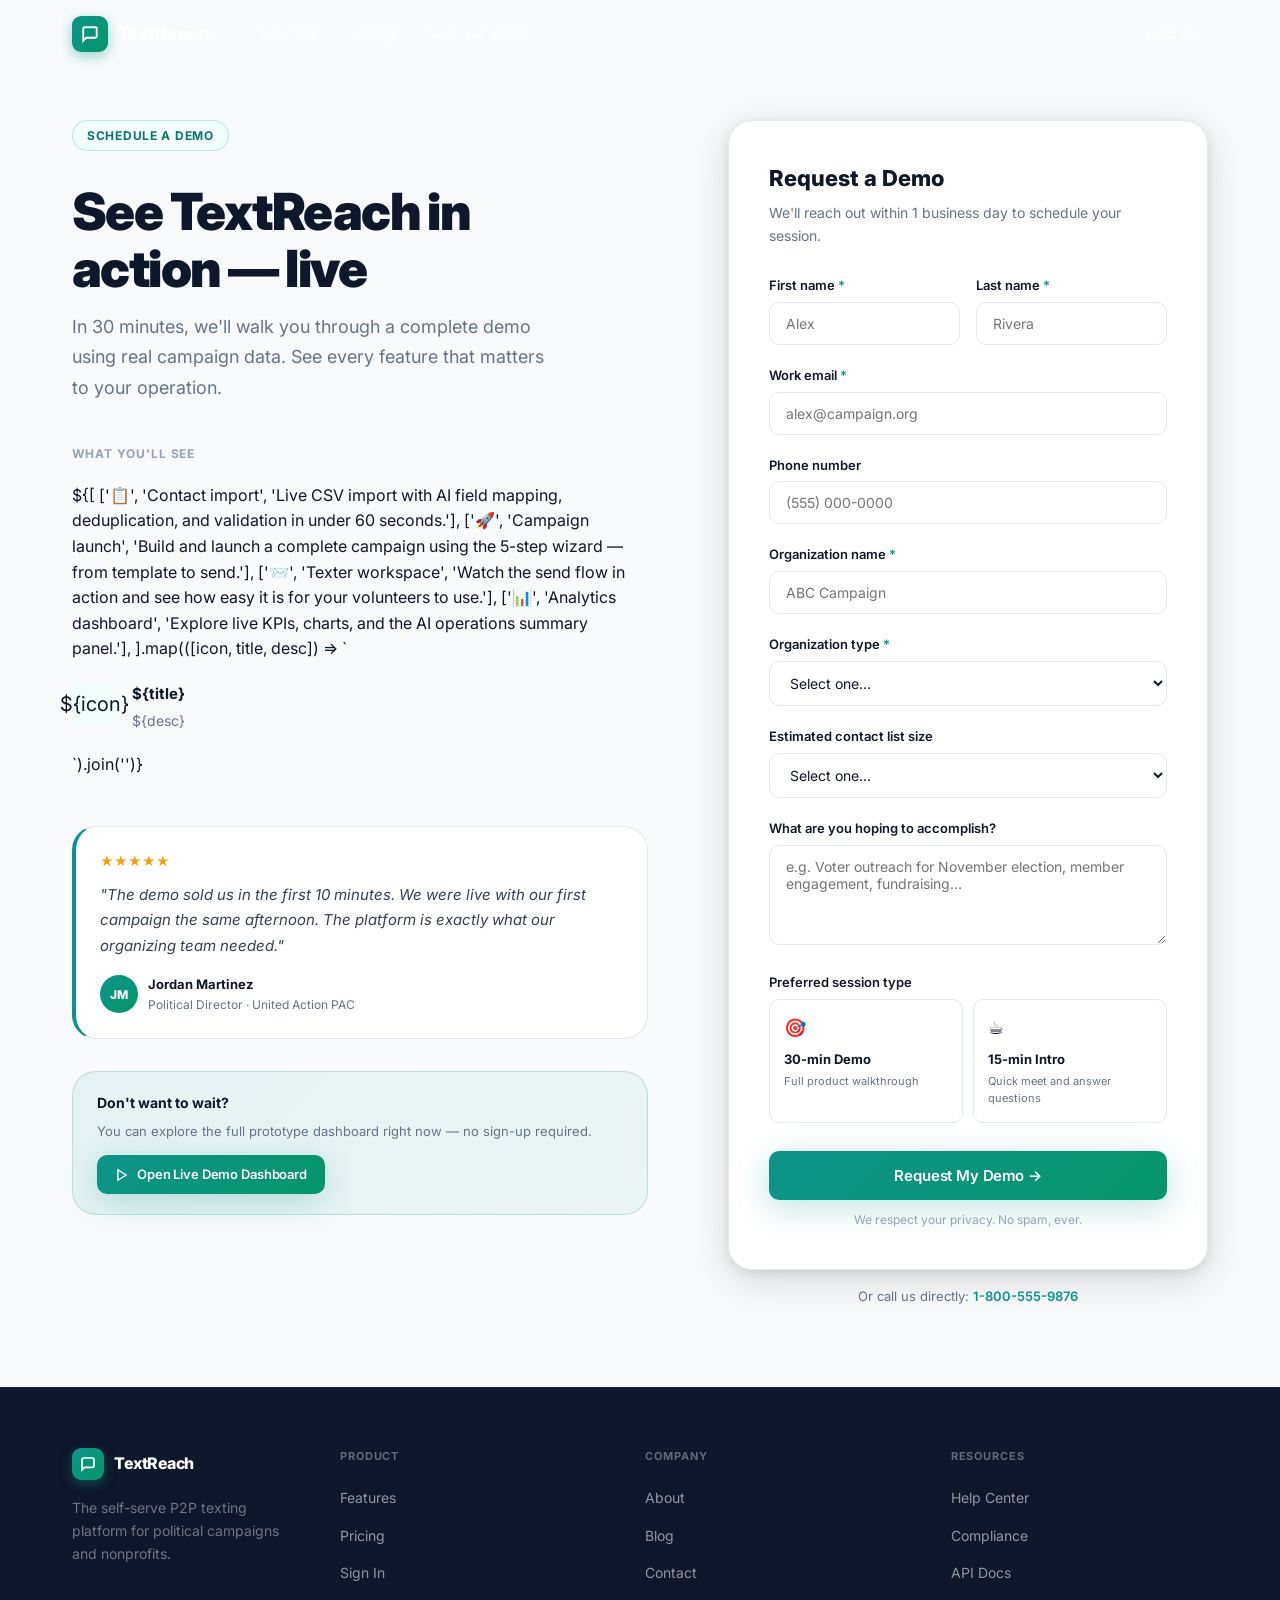
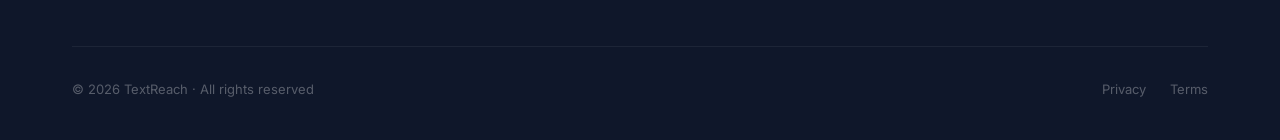
<file: landing/demo.html>
<!DOCTYPE html>
<html lang="en">
<head>
  <meta charset="UTF-8">
  <meta name="viewport" content="width=device-width, initial-scale=1.0">
  <title>Get a Demo — TextReach P2P Texting Platform</title>
  <meta name="description" content="Schedule a live demo or start your 14-day free trial of TextReach — the self-serve P2P texting platform for political campaigns and nonprofits.">
  <link rel="preconnect" href="https://fonts.googleapis.com">
  <link href="https://fonts.googleapis.com/css2?family=Inter:wght@300;400;500;600;700;800;900&display=swap" rel="stylesheet">
  <link rel="stylesheet" href="styles/landing.css">
</head>
<body>

<nav class="topnav scrolled" id="topnav">
  <div class="topnav-inner">
    <a href="index.html" class="nav-logo">
      <div class="nav-logo-icon"><svg width="18" height="18" viewBox="0 0 24 24" fill="none" stroke="white" stroke-width="2.5"><path d="M21 15a2 2 0 0 1-2 2H7l-4 4V5a2 2 0 0 1 2-2h14a2 2 0 0 1 2 2z"/></svg></div>
      <span class="nav-logo-name">TextReach</span>
    </a>
    <ul class="nav-links">
      <li><a href="features.html">Features</a></li>
      <li><a href="pricing.html">Pricing</a></li>
      <li><a href="index.html#who-we-serve">Who We Serve</a></li>
    </ul>
    <div class="nav-cta" style="margin-left:auto">
      <a href="../index.html" class="signin-link">Sign In</a>
    </div>
  </div>
</nav>

<!-- Main -->
<section style="min-height:100vh;background:var(--gray-50);padding:120px 0 80px;display:flex;align-items:center">
  <div class="container">
    <div style="display:grid;grid-template-columns:1fr 480px;gap:80px;align-items:start">

      <!-- Left: Value props -->
      <div class="fade-up">
        <span class="eyebrow">Schedule a Demo</span>
        <h1 style="font-size:clamp(32px,4vw,52px);font-weight:900;letter-spacing:-.03em;color:var(--navy);line-height:1.1;margin-top:12px">
          See TextReach in<br>action — live
        </h1>
        <p style="font-size:18px;color:var(--gray-500);line-height:1.7;margin-top:16px;max-width:480px">
          In 30 minutes, we'll walk you through a complete demo using real campaign data. See every feature that matters to your operation.
        </p>

        <!-- What to expect -->
        <div style="margin-top:40px;display:flex;flex-direction:column;gap:20px">
          <div style="font-size:12px;font-weight:700;color:var(--gray-400);letter-spacing:.08em;text-transform:uppercase">What you'll see</div>
          ${[
            ['📋', 'Contact import', 'Live CSV import with AI field mapping, deduplication, and validation in under 60 seconds.'],
            ['🚀', 'Campaign launch', 'Build and launch a complete campaign using the 5-step wizard — from template to send.'],
            ['📨', 'Texter workspace', 'Watch the send flow in action and see how easy it is for your volunteers to use.'],
            ['📊', 'Analytics dashboard', 'Explore live KPIs, charts, and the AI operations summary panel.'],
          ].map(([icon, title, desc]) => `
          <div style="display:flex;gap:16px;align-items:flex-start">
            <div style="width:44px;height:44px;border-radius:12px;background:var(--teal-50);display:flex;align-items:center;justify-content:center;font-size:20px;flex-shrink:0">${icon}</div>
            <div>
              <div style="font-size:15px;font-weight:700;color:var(--navy);margin-bottom:4px">${title}</div>
              <div style="font-size:14px;color:var(--gray-500);line-height:1.6">${desc}</div>
            </div>
          </div>`).join('')}
        </div>

        <!-- Testimonial quote -->
        <div style="margin-top:48px;padding:24px;background:white;border:1px solid var(--gray-200);border-radius:var(--radius-xl);border-left:4px solid var(--teal)">
          <div class="stars" style="margin-bottom:10px">★★★★★</div>
          <p style="font-size:15px;color:var(--gray-700);line-height:1.7;font-style:italic">"The demo sold us in the first 10 minutes. We were live with our first campaign the same afternoon. The platform is exactly what our organizing team needed."</p>
          <div style="display:flex;align-items:center;gap:10px;margin-top:16px">
            <div style="width:38px;height:38px;border-radius:50%;background:linear-gradient(135deg,#0d9488,#059669);display:flex;align-items:center;justify-content:center;font-size:12px;font-weight:800;color:white">JM</div>
            <div>
              <div style="font-size:13px;font-weight:700;color:var(--navy)">Jordan Martinez</div>
              <div style="font-size:12px;color:var(--gray-500)">Political Director · United Action PAC</div>
            </div>
          </div>
        </div>

        <!-- Also: try now -->
        <div style="margin-top:32px;padding:20px 24px;background:linear-gradient(135deg,rgba(13,148,136,.08),rgba(5,150,105,.05));border:1px solid rgba(13,148,136,.2);border-radius:var(--radius-xl)">
          <div style="font-size:14px;font-weight:700;color:var(--navy);margin-bottom:6px">Don't want to wait?</div>
          <p style="font-size:13px;color:var(--gray-500);margin-bottom:14px">You can explore the full prototype dashboard right now — no sign-up required.</p>
          <a href="../index.html" class="btn btn-primary btn-sm">
            <svg width="14" height="14" viewBox="0 0 24 24" fill="none" stroke="currentColor" stroke-width="2.5"><polygon points="5 3 19 12 5 21 5 3"/></svg>
            Open Live Demo Dashboard
          </a>
        </div>
      </div>

      <!-- Right: Form -->
      <div class="fade-up fade-up-delay-1">
        <div style="background:white;border:1px solid var(--gray-200);border-radius:var(--radius-xl);padding:40px;box-shadow:var(--shadow-lg)">
          <h2 style="font-size:22px;font-weight:800;color:var(--navy);margin-bottom:6px">Request a Demo</h2>
          <p style="font-size:14px;color:var(--gray-500);margin-bottom:28px">We'll reach out within 1 business day to schedule your session.</p>

          <form id="demo-form">
            <div class="demo-grid">
              <div class="demo-form-group">
                <label class="demo-label">First name <span class="required-star">*</span></label>
                <input class="demo-input" type="text" placeholder="Alex" required>
              </div>
              <div class="demo-form-group">
                <label class="demo-label">Last name <span class="required-star">*</span></label>
                <input class="demo-input" type="text" placeholder="Rivera" required>
              </div>
            </div>

            <div class="demo-form-group">
              <label class="demo-label">Work email <span class="required-star">*</span></label>
              <input class="demo-input" type="email" placeholder="alex@campaign.org" required>
            </div>

            <div class="demo-form-group">
              <label class="demo-label">Phone number</label>
              <input class="demo-input" type="tel" placeholder="(555) 000-0000">
            </div>

            <div class="demo-form-group">
              <label class="demo-label">Organization name <span class="required-star">*</span></label>
              <input class="demo-input" type="text" placeholder="ABC Campaign" required>
            </div>

            <div class="demo-form-group">
              <label class="demo-label">Organization type <span class="required-star">*</span></label>
              <select class="demo-select" required>
                <option value="" disabled selected>Select one…</option>
                <option>Political Campaign</option>
                <option>Nonprofit / 501(c)(3)</option>
                <option>Union / Labor Organization</option>
                <option>Advocacy Group</option>
                <option>Political Action Committee</option>
                <option>Other</option>
              </select>
            </div>

            <div class="demo-form-group">
              <label class="demo-label">Estimated contact list size</label>
              <select class="demo-select">
                <option value="" disabled selected>Select one…</option>
                <option>Under 5,000</option>
                <option>5,000 – 25,000</option>
                <option>25,000 – 100,000</option>
                <option>100,000 – 500,000</option>
                <option>500,000+</option>
              </select>
            </div>

            <div class="demo-form-group">
              <label class="demo-label">What are you hoping to accomplish?</label>
              <textarea class="demo-textarea" placeholder="e.g. Voter outreach for November election, member engagement, fundraising…"></textarea>
            </div>

            <!-- Call type -->
            <div class="demo-form-group">
              <label class="demo-label">Preferred session type</label>
              <div style="display:grid;grid-template-columns:1fr 1fr;gap:10px">
                <div class="call-card" data-type="demo" style="padding:14px;border:1.5px solid var(--gray-200);border-radius:10px;cursor:pointer;transition:all 200ms" onclick="selectCall(this)">
                  <div style="font-size:18px;margin-bottom:6px">🎯</div>
                  <div style="font-size:13px;font-weight:700;color:var(--navy)">30-min Demo</div>
                  <div style="font-size:11px;color:var(--gray-500);margin-top:3px">Full product walkthrough</div>
                </div>
                <div class="call-card" data-type="intro" style="padding:14px;border:1.5px solid var(--gray-200);border-radius:10px;cursor:pointer;transition:all 200ms" onclick="selectCall(this)">
                  <div style="font-size:18px;margin-bottom:6px">☕</div>
                  <div style="font-size:13px;font-weight:700;color:var(--navy)">15-min Intro</div>
                  <div style="font-size:11px;color:var(--gray-500);margin-top:3px">Quick meet and answer questions</div>
                </div>
              </div>
            </div>

            <button type="submit" class="btn btn-primary" style="width:100%;justify-content:center;padding:15px;font-size:15px;margin-top:8px">
              Request My Demo →
            </button>
            <p style="font-size:12px;color:var(--gray-400);text-align:center;margin-top:10px">We respect your privacy. No spam, ever.</p>
          </form>

          <div class="form-success" id="form-success">
            <div class="form-success-icon">🎉</div>
            <div class="form-success-text">
              <h4>Request received!</h4>
              <p>We'll reach out within 1 business day to schedule your session.</p>
            </div>
          </div>
        </div>

        <div style="text-align:center;margin-top:16px;font-size:13px;color:var(--gray-500)">
          Or call us directly: <a href="tel:8005559876" style="color:var(--teal);font-weight:600">1-800-555-9876</a>
        </div>
      </div>
    </div>
  </div>
</section>

<footer class="footer">
  <div class="container">
    <div class="footer-grid">
      <div class="footer-brand"><div class="footer-brand-logo"><div class="nav-logo-icon" style="width:32px;height:32px"><svg width="16" height="16" viewBox="0 0 24 24" fill="none" stroke="white" stroke-width="2.5"><path d="M21 15a2 2 0 0 1-2 2H7l-4 4V5a2 2 0 0 1 2-2h14a2 2 0 0 1 2 2z"/></svg></div><span style="font-size:16px;font-weight:800;color:white;letter-spacing:-.03em">TextReach</span></div><p class="footer-brand-desc">The self-serve P2P texting platform for political campaigns and nonprofits.</p></div>
      <div><div class="footer-col-title">Product</div><ul class="footer-links"><li><a href="features.html">Features</a></li><li><a href="pricing.html">Pricing</a></li><li><a href="../index.html">Sign In</a></li></ul></div>
      <div><div class="footer-col-title">Company</div><ul class="footer-links"><li><a href="#">About</a></li><li><a href="#">Blog</a></li><li><a href="demo.html">Contact</a></li></ul></div>
      <div><div class="footer-col-title">Resources</div><ul class="footer-links"><li><a href="#">Help Center</a></li><li><a href="#">Compliance</a></li><li><a href="#">API Docs</a></li></ul></div>
    </div>
    <div class="footer-bottom"><span>© 2026 TextReach · All rights reserved</span><div class="footer-bottom-links"><a href="#">Privacy</a><a href="#">Terms</a></div></div>
  </div>
</footer>

<script src="scripts/landing.js"></script>
<script>
function selectCall(card) {
  document.querySelectorAll('.call-card').forEach(c => {
    c.style.borderColor = 'var(--gray-200)';
    c.style.background = 'white';
  });
  card.style.borderColor = 'var(--teal)';
  card.style.background = 'var(--teal-50)';
  card.classList.add('selected');
}
</script>
</body>
</html>
</file>
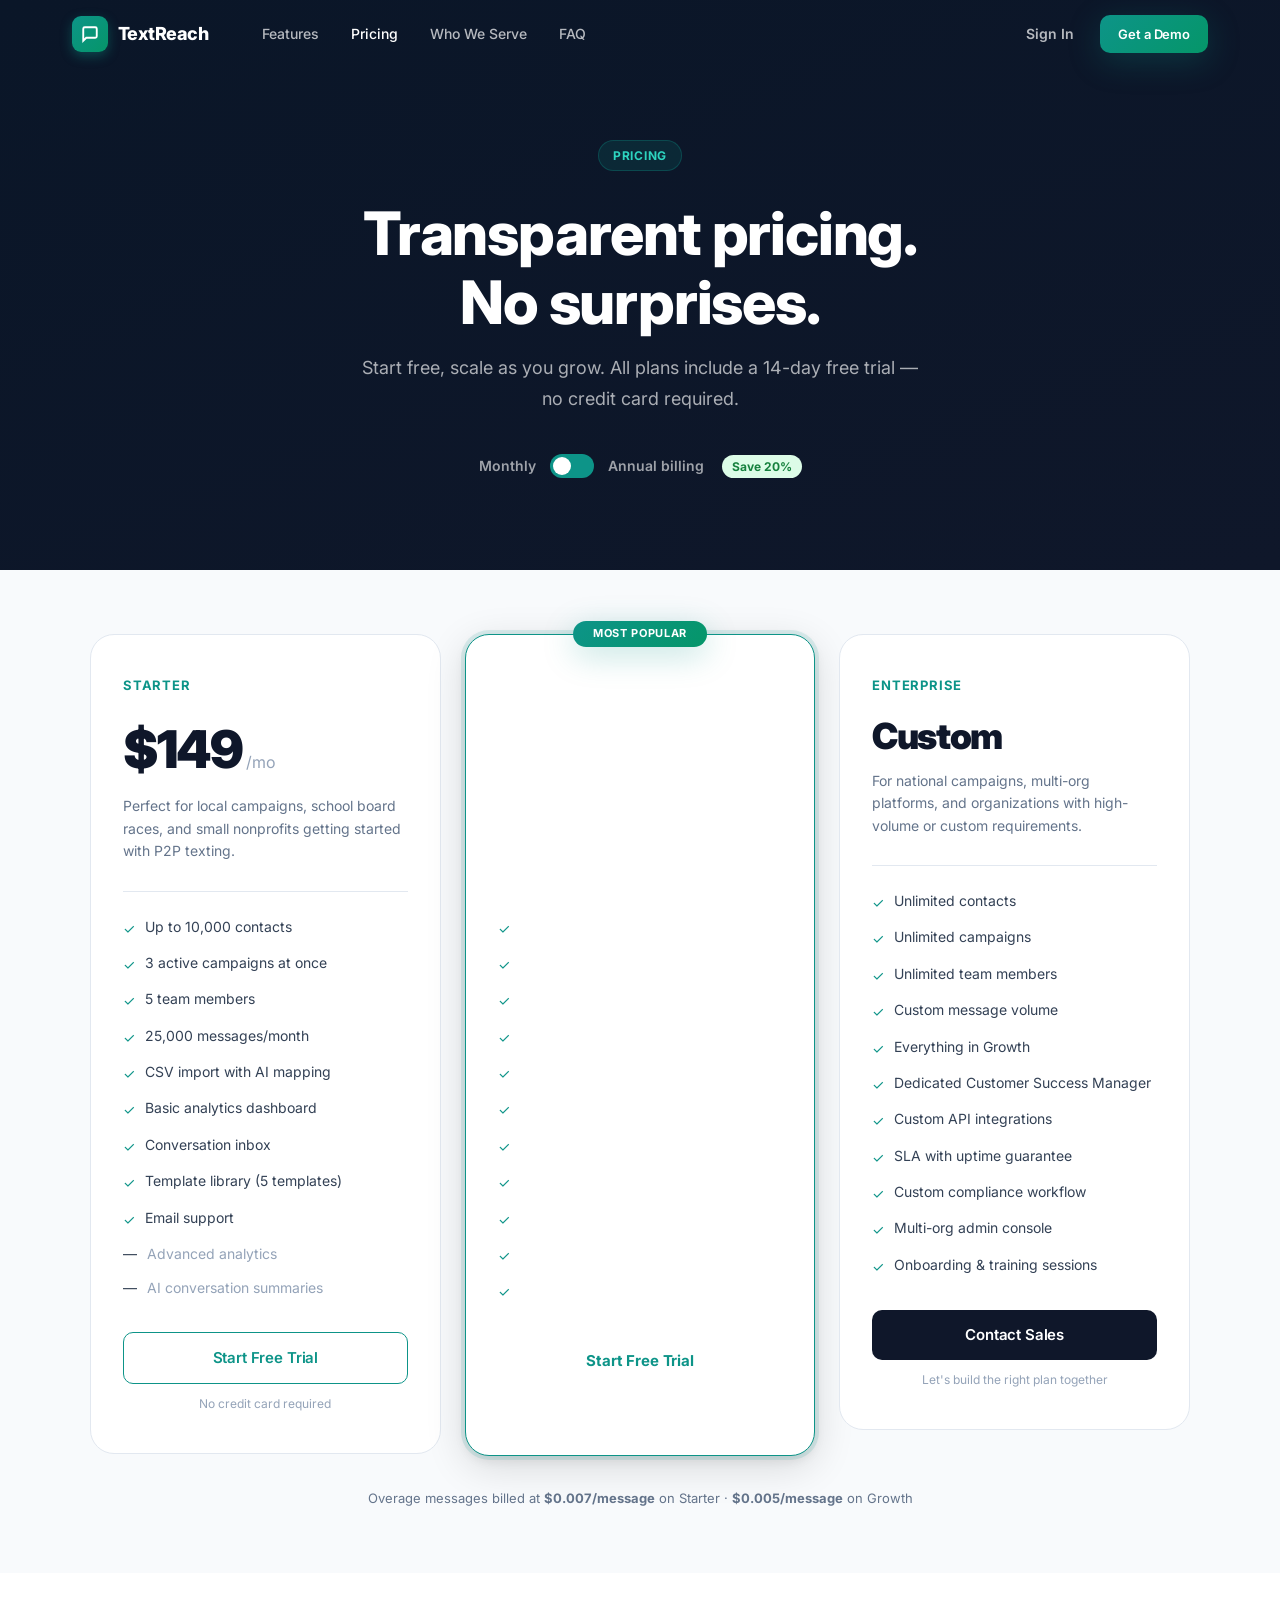
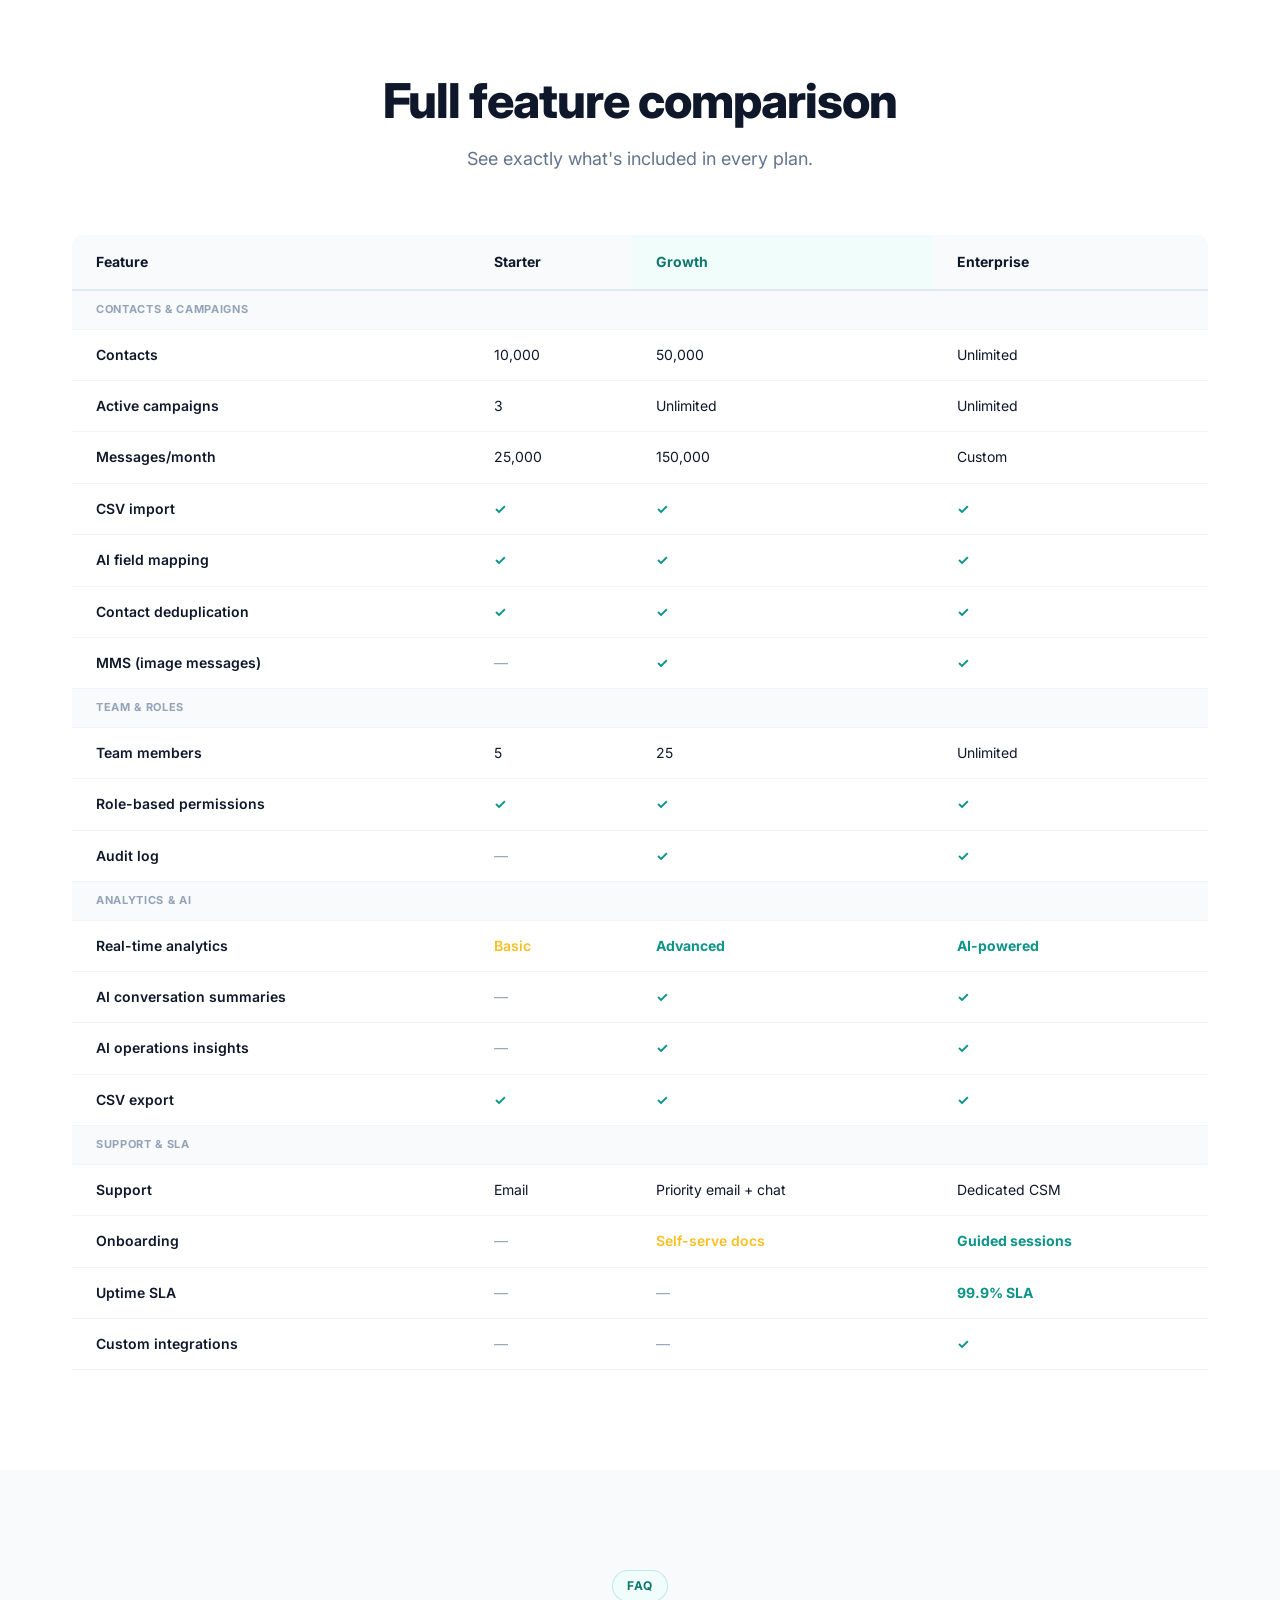
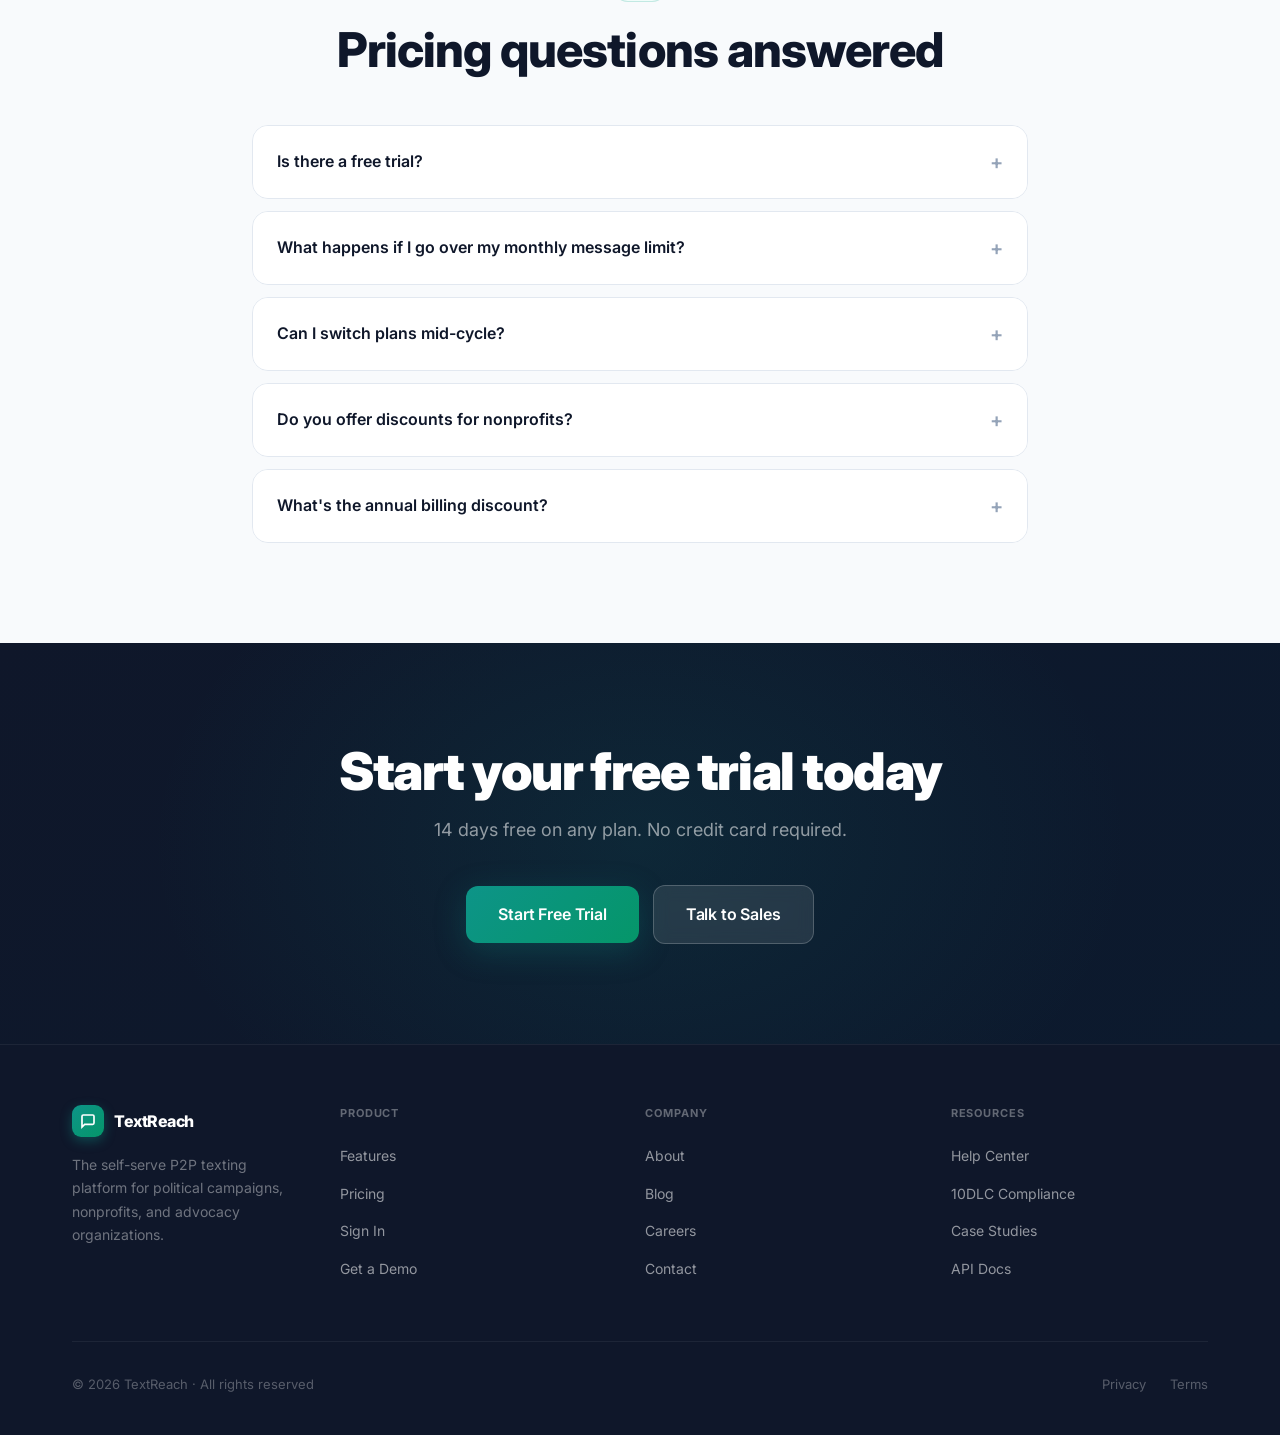
<file: landing/pricing.html>
<!DOCTYPE html>
<html lang="en">
<head>
  <meta charset="UTF-8">
  <meta name="viewport" content="width=device-width, initial-scale=1.0">
  <title>Pricing — TextReach P2P Texting Platform</title>
  <meta name="description" content="Simple, transparent pricing for political campaigns and nonprofits. Start free, scale as you grow. Starter from $149/mo.">
  <link rel="preconnect" href="https://fonts.googleapis.com">
  <link href="https://fonts.googleapis.com/css2?family=Inter:wght@300;400;500;600;700;800;900&display=swap" rel="stylesheet">
  <link rel="stylesheet" href="styles/landing.css">
</head>
<body>

<nav class="topnav scrolled" id="topnav">
  <div class="topnav-inner">
    <a href="index.html" class="nav-logo">
      <div class="nav-logo-icon"><svg width="18" height="18" viewBox="0 0 24 24" fill="none" stroke="white" stroke-width="2.5"><path d="M21 15a2 2 0 0 1-2 2H7l-4 4V5a2 2 0 0 1 2-2h14a2 2 0 0 1 2 2z"/></svg></div>
      <span class="nav-logo-name">TextReach</span>
    </a>
    <ul class="nav-links">
      <li><a href="features.html">Features</a></li>
      <li><a href="pricing.html" class="active">Pricing</a></li>
      <li><a href="index.html#who-we-serve">Who We Serve</a></li>
      <li><a href="index.html#faq">FAQ</a></li>
    </ul>
    <div class="nav-cta" style="margin-left:auto">
      <a href="../index.html" class="signin-link">Sign In</a>
      <a href="demo.html" class="btn btn-primary btn-sm">Get a Demo</a>
    </div>
  </div>
</nav>

<!-- Hero -->
<section style="background:linear-gradient(160deg,#0a1628,#0f172a);padding:140px 0 80px;text-align:center">
  <div class="container">
    <span class="eyebrow eyebrow-dark fade-up">Pricing</span>
    <h1 class="section-heading section-heading-light fade-up" style="font-size:clamp(36px,5vw,60px);margin-top:8px">Transparent pricing.<br>No surprises.</h1>
    <p class="section-sub section-sub-light fade-up fade-up-delay-1" style="margin:16px auto 0">Start free, scale as you grow. All plans include a 14-day free trial — no credit card required.</p>

    <!-- Billing toggle -->
    <div class="pricing-toggle fade-up fade-up-delay-2" style="margin-top:40px;color:rgba(255,255,255,.6)">
      <span>Monthly</span>
      <label class="pricing-toggle-switch">
        <input type="checkbox" id="pricing-toggle">
        <span class="toggle-slider"></span>
      </label>
      <span id="billing-label">Annual billing</span>
      <span class="savings-badge" id="savings-badge">Save 20%</span>
    </div>
  </div>
</section>

<!-- Pricing Cards -->
<section class="section-sm section-gray">
  <div class="container">
    <div class="pricing-grid" style="max-width:1100px;margin:0 auto">

      <!-- Starter -->
      <div class="pricing-card fade-up fade-up-delay-1">
        <div class="pricing-tier">Starter</div>
        <div class="pricing-price">
          <span class="pricing-amount" data-tier="starter">$149</span>
          <span class="pricing-period">/mo</span>
        </div>
        <div class="pricing-desc">Perfect for local campaigns, school board races, and small nonprofits getting started with P2P texting.</div>
        <div class="pricing-divider"></div>
        <ul class="pricing-features">
          <li><span class="check-icon">✓</span>Up to 10,000 contacts</li>
          <li><span class="check-icon">✓</span>3 active campaigns at once</li>
          <li><span class="check-icon">✓</span>5 team members</li>
          <li><span class="check-icon">✓</span>25,000 messages/month</li>
          <li><span class="check-icon">✓</span>CSV import with AI mapping</li>
          <li><span class="check-icon">✓</span>Basic analytics dashboard</li>
          <li><span class="check-icon">✓</span>Conversation inbox</li>
          <li><span class="check-icon">✓</span>Template library (5 templates)</li>
          <li><span class="check-icon">✓</span>Email support</li>
          <li><span class="no-icon" style="color:var(--gray-300)">—</span><span style="color:var(--gray-400)">Advanced analytics</span></li>
          <li><span class="no-icon" style="color:var(--gray-300)">—</span><span style="color:var(--gray-400)">AI conversation summaries</span></li>
        </ul>
        <a href="demo.html" class="btn btn-outline" style="width:100%;justify-content:center">Start Free Trial</a>
        <p style="font-size:12px;color:var(--gray-400);text-align:center;margin-top:10px">No credit card required</p>
      </div>

      <!-- Growth -->
      <div class="pricing-card featured fade-up fade-up-delay-2">
        <div class="pricing-badge">Most Popular</div>
        <div class="pricing-tier" style="color:rgba(255,255,255,.7)">Growth</div>
        <div class="pricing-price">
          <span class="pricing-amount" style="color:white" data-tier="growth">$399</span>
          <span class="pricing-period" style="color:rgba(255,255,255,.45)">/mo</span>
        </div>
        <div class="pricing-desc" style="color:rgba(255,255,255,.6)">For regional campaigns, state races, and growing organizations running multi-texter operations.</div>
        <div class="pricing-divider" style="background:rgba(255,255,255,.15)"></div>
        <ul class="pricing-features">
          <li><span class="check-icon">✓</span><span style="color:white">Up to 50,000 contacts</span></li>
          <li><span class="check-icon">✓</span><span style="color:white">Unlimited active campaigns</span></li>
          <li><span class="check-icon">✓</span><span style="color:white">25 team members</span></li>
          <li><span class="check-icon">✓</span><span style="color:white">150,000 messages/month</span></li>
          <li><span class="check-icon">✓</span><span style="color:white">CSV import with AI mapping</span></li>
          <li><span class="check-icon">✓</span><span style="color:white">Advanced analytics + charts</span></li>
          <li><span class="check-icon">✓</span><span style="color:white">AI conversation summaries</span></li>
          <li><span class="check-icon">✓</span><span style="color:white">Unlimited templates</span></li>
          <li><span class="check-icon">✓</span><span style="color:white">Priority email & chat support</span></li>
          <li><span class="check-icon">✓</span><span style="color:white">Audit log & team permissions</span></li>
          <li><span class="check-icon">✓</span><span style="color:white">MMS (image) messages</span></li>
        </ul>
        <a href="demo.html" class="btn" style="width:100%;justify-content:center;background:white;color:var(--teal);font-weight:700">Start Free Trial</a>
        <p style="font-size:12px;color:rgba(255,255,255,.35);text-align:center;margin-top:10px">No credit card required</p>
      </div>

      <!-- Enterprise -->
      <div class="pricing-card fade-up fade-up-delay-3">
        <div class="pricing-tier">Enterprise</div>
        <div class="pricing-price">
          <span class="pricing-amount" data-tier="enterprise" style="font-size:36px">Custom</span>
        </div>
        <div class="pricing-desc">For national campaigns, multi-org platforms, and organizations with high-volume or custom requirements.</div>
        <div class="pricing-divider"></div>
        <ul class="pricing-features">
          <li><span class="check-icon">✓</span>Unlimited contacts</li>
          <li><span class="check-icon">✓</span>Unlimited campaigns</li>
          <li><span class="check-icon">✓</span>Unlimited team members</li>
          <li><span class="check-icon">✓</span>Custom message volume</li>
          <li><span class="check-icon">✓</span>Everything in Growth</li>
          <li><span class="check-icon">✓</span>Dedicated Customer Success Manager</li>
          <li><span class="check-icon">✓</span>Custom API integrations</li>
          <li><span class="check-icon">✓</span>SLA with uptime guarantee</li>
          <li><span class="check-icon">✓</span>Custom compliance workflow</li>
          <li><span class="check-icon">✓</span>Multi-org admin console</li>
          <li><span class="check-icon">✓</span>Onboarding & training sessions</li>
        </ul>
        <a href="demo.html" class="btn btn-navy" style="width:100%;justify-content:center">Contact Sales</a>
        <p style="font-size:12px;color:var(--gray-400);text-align:center;margin-top:10px">Let's build the right plan together</p>
      </div>
    </div>

    <!-- Overage note -->
    <div style="text-align:center;margin-top:32px;font-size:13px;color:var(--gray-500)">
      Overage messages billed at <strong>$0.007/message</strong> on Starter · <strong>$0.005/message</strong> on Growth
    </div>
  </div>
</section>

<!-- Feature Comparison -->
<section class="section">
  <div class="container">
    <div class="text-center fade-up">
      <h2 class="section-heading">Full feature comparison</h2>
      <p class="section-sub">See exactly what's included in every plan.</p>
    </div>
    <div style="overflow-x:auto;margin-top:0">
      <table class="comparison-table fade-up fade-up-delay-1">
        <thead>
          <tr>
            <th style="width:35%">Feature</th>
            <th>Starter</th>
            <th class="our-col">Growth</th>
            <th>Enterprise</th>
          </tr>
        </thead>
        <tbody>
          <tr><td colspan="4" style="background:var(--gray-50);font-size:11px;font-weight:700;color:var(--gray-400);letter-spacing:.06em;text-transform:uppercase;padding:10px 24px">Contacts & Campaigns</td></tr>
          <tr><td class="feature-name">Contacts</td><td>10,000</td><td class="our-col">50,000</td><td>Unlimited</td></tr>
          <tr><td class="feature-name">Active campaigns</td><td>3</td><td class="our-col">Unlimited</td><td>Unlimited</td></tr>
          <tr><td class="feature-name">Messages/month</td><td>25,000</td><td class="our-col">150,000</td><td>Custom</td></tr>
          <tr><td class="feature-name">CSV import</td><td class="yes-icon">✓</td><td class="our-col yes-icon">✓</td><td class="yes-icon">✓</td></tr>
          <tr><td class="feature-name">AI field mapping</td><td class="yes-icon">✓</td><td class="our-col yes-icon">✓</td><td class="yes-icon">✓</td></tr>
          <tr><td class="feature-name">Contact deduplication</td><td class="yes-icon">✓</td><td class="our-col yes-icon">✓</td><td class="yes-icon">✓</td></tr>
          <tr><td class="feature-name">MMS (image messages)</td><td class="no-icon">—</td><td class="our-col yes-icon">✓</td><td class="yes-icon">✓</td></tr>

          <tr><td colspan="4" style="background:var(--gray-50);font-size:11px;font-weight:700;color:var(--gray-400);letter-spacing:.06em;text-transform:uppercase;padding:10px 24px">Team & Roles</td></tr>
          <tr><td class="feature-name">Team members</td><td>5</td><td class="our-col">25</td><td>Unlimited</td></tr>
          <tr><td class="feature-name">Role-based permissions</td><td class="yes-icon">✓</td><td class="our-col yes-icon">✓</td><td class="yes-icon">✓</td></tr>
          <tr><td class="feature-name">Audit log</td><td class="no-icon">—</td><td class="our-col yes-icon">✓</td><td class="yes-icon">✓</td></tr>

          <tr><td colspan="4" style="background:var(--gray-50);font-size:11px;font-weight:700;color:var(--gray-400);letter-spacing:.06em;text-transform:uppercase;padding:10px 24px">Analytics & AI</td></tr>
          <tr><td class="feature-name">Real-time analytics</td><td class="partial">Basic</td><td class="our-col yes-icon">Advanced</td><td class="yes-icon">AI-powered</td></tr>
          <tr><td class="feature-name">AI conversation summaries</td><td class="no-icon">—</td><td class="our-col yes-icon">✓</td><td class="yes-icon">✓</td></tr>
          <tr><td class="feature-name">AI operations insights</td><td class="no-icon">—</td><td class="our-col yes-icon">✓</td><td class="yes-icon">✓</td></tr>
          <tr><td class="feature-name">CSV export</td><td class="yes-icon">✓</td><td class="our-col yes-icon">✓</td><td class="yes-icon">✓</td></tr>

          <tr><td colspan="4" style="background:var(--gray-50);font-size:11px;font-weight:700;color:var(--gray-400);letter-spacing:.06em;text-transform:uppercase;padding:10px 24px">Support & SLA</td></tr>
          <tr><td class="feature-name">Support</td><td>Email</td><td class="our-col">Priority email + chat</td><td>Dedicated CSM</td></tr>
          <tr><td class="feature-name">Onboarding</td><td class="no-icon">—</td><td class="our-col partial">Self-serve docs</td><td class="yes-icon">Guided sessions</td></tr>
          <tr><td class="feature-name">Uptime SLA</td><td class="no-icon">—</td><td class="our-col no-icon">—</td><td class="yes-icon">99.9% SLA</td></tr>
          <tr><td class="feature-name">Custom integrations</td><td class="no-icon">—</td><td class="our-col no-icon">—</td><td class="yes-icon">✓</td></tr>
        </tbody>
      </table>
    </div>
  </div>
</section>

<!-- FAQ -->
<section class="section section-gray" id="faq">
  <div class="container-sm">
    <div class="text-center fade-up">
      <span class="eyebrow">FAQ</span>
      <h2 class="section-heading">Pricing questions answered</h2>
    </div>
    <div class="faq-list fade-up fade-up-delay-1">
      <div class="faq-item"><div class="faq-question">Is there a free trial?<span class="faq-toggle">+</span></div><div class="faq-answer">Yes — all plans include a 14-day free trial. No credit card required. You get full access to all features on your chosen plan during the trial period.</div></div>
      <div class="faq-item"><div class="faq-question">What happens if I go over my monthly message limit?<span class="faq-toggle">+</span></div><div class="faq-answer">Overage messages are billed automatically at $0.007/message on Starter and $0.005/message on Growth. We'll notify you at 80% and 100% of your limit. Enterprise plans have custom volume agreements.</div></div>
      <div class="faq-item"><div class="faq-question">Can I switch plans mid-cycle?<span class="faq-toggle">+</span></div><div class="faq-answer">Yes — you can upgrade instantly at any time. Downgrades take effect at the start of your next billing cycle. Prorated credit is applied when upgrading.</div></div>
      <div class="faq-item"><div class="faq-question">Do you offer discounts for nonprofits?<span class="faq-toggle">+</span></div><div class="faq-answer">Yes. Registered 501(c)(3) organizations receive 15% off any plan. Contact our sales team with your EIN and we'll apply the discount to your account.</div></div>
      <div class="faq-item"><div class="faq-question">What's the annual billing discount?<span class="faq-toggle">+</span></div><div class="faq-answer">Annual billing gives you 2 months free — equivalent to a 20% discount vs. monthly billing. You're billed once per year and can cancel before renewal.</div></div>
    </div>
  </div>
</section>

<!-- CTA -->
<section class="cta-section">
  <div class="container cta-inner fade-up">
    <h2 class="cta-title">Start your free trial today</h2>
    <p class="cta-sub">14 days free on any plan. No credit card required.</p>
    <div class="cta-buttons">
      <a href="../index.html" class="btn btn-primary btn-lg">Start Free Trial</a>
      <a href="demo.html" class="btn btn-secondary btn-lg">Talk to Sales</a>
    </div>
  </div>
</section>

<footer class="footer">
  <div class="container">
    <div class="footer-grid">
      <div class="footer-brand">
        <div class="footer-brand-logo"><div class="nav-logo-icon" style="width:32px;height:32px"><svg width="16" height="16" viewBox="0 0 24 24" fill="none" stroke="white" stroke-width="2.5"><path d="M21 15a2 2 0 0 1-2 2H7l-4 4V5a2 2 0 0 1 2-2h14a2 2 0 0 1 2 2z"/></svg></div><span style="font-size:16px;font-weight:800;color:white;letter-spacing:-.03em">TextReach</span></div>
        <p class="footer-brand-desc">The self-serve P2P texting platform for political campaigns, nonprofits, and advocacy organizations.</p>
      </div>
      <div><div class="footer-col-title">Product</div><ul class="footer-links"><li><a href="features.html">Features</a></li><li><a href="pricing.html">Pricing</a></li><li><a href="../index.html">Sign In</a></li><li><a href="demo.html">Get a Demo</a></li></ul></div>
      <div><div class="footer-col-title">Company</div><ul class="footer-links"><li><a href="#">About</a></li><li><a href="#">Blog</a></li><li><a href="#">Careers</a></li><li><a href="demo.html">Contact</a></li></ul></div>
      <div><div class="footer-col-title">Resources</div><ul class="footer-links"><li><a href="#">Help Center</a></li><li><a href="#">10DLC Compliance</a></li><li><a href="#">Case Studies</a></li><li><a href="#">API Docs</a></li></ul></div>
    </div>
    <div class="footer-bottom"><span>© 2026 TextReach · All rights reserved</span><div class="footer-bottom-links"><a href="#">Privacy</a><a href="#">Terms</a></div></div>
  </div>
</footer>

<script src="scripts/landing.js"></script>
</body>
</html>
</file>
<file: landing/styles/landing.css>
/* ============================================================
   LANDING.CSS — TextReach Public Marketing Site
   ============================================================ */

/* ── Reset & Base ─────────────────────────────────────────── */
*, *::before, *::after { box-sizing: border-box; margin: 0; padding: 0; }

:root {
  --navy:        #0f172a;
  --navy-800:    #1e293b;
  --navy-700:    #334155;
  --teal:        #0d9488;
  --teal-400:    #2dd4bf;
  --teal-600:    #0f766e;
  --teal-50:     #f0fdfa;
  --white:       #ffffff;
  --gray-50:     #f8fafc;
  --gray-100:    #f1f5f9;
  --gray-200:    #e2e8f0;
  --gray-400:    #94a3b8;
  --gray-500:    #64748b;
  --gray-700:    #334155;
  --green-400:   #4ade80;
  --amber-400:   #fbbf24;
  --red-400:     #f87171;
  --blue-400:    #60a5fa;

  --font: 'Inter', system-ui, -apple-system, sans-serif;
  --radius-sm:   6px;
  --radius-md:   10px;
  --radius-lg:   16px;
  --radius-xl:   24px;
  --radius-full: 9999px;

  --shadow-sm:   0 1px 3px rgba(0,0,0,.08), 0 1px 2px rgba(0,0,0,.06);
  --shadow-md:   0 4px 16px rgba(0,0,0,.10), 0 2px 6px rgba(0,0,0,.06);
  --shadow-lg:   0 10px 40px rgba(0,0,0,.14), 0 4px 12px rgba(0,0,0,.08);
  --shadow-xl:   0 20px 60px rgba(0,0,0,.20);
  --shadow-teal: 0 8px 32px rgba(13,148,136,.25);
}

html { scroll-behavior: smooth; }

body {
  font-family: var(--font);
  color: var(--navy);
  background: var(--white);
  line-height: 1.6;
  -webkit-font-smoothing: antialiased;
}

img { display: block; max-width: 100%; }
a   { text-decoration: none; color: inherit; }

/* ── Utility ──────────────────────────────────────────────── */
.container { max-width: 1200px; margin: 0 auto; padding: 0 32px; }
.container-sm { max-width: 840px; margin: 0 auto; padding: 0 32px; }

.section { padding: 100px 0; }
.section-sm { padding: 64px 0; }
.section-dark { background: var(--navy); color: var(--white); }
.section-gray { background: var(--gray-50); }

.eyebrow {
  display: inline-flex; align-items: center; gap: 6px;
  background: var(--teal-50); color: var(--teal-600);
  border: 1px solid rgba(13,148,136,.2);
  padding: 5px 14px; border-radius: var(--radius-full);
  font-size: 12px; font-weight: 700; letter-spacing: .06em; text-transform: uppercase;
  margin-bottom: 20px;
}
.eyebrow-dark {
  background: rgba(13,148,136,.15); color: var(--teal-400);
  border-color: rgba(13,148,136,.3);
}

.section-heading {
  font-size: clamp(32px, 4vw, 48px);
  font-weight: 800; line-height: 1.15; letter-spacing: -.02em;
  color: var(--navy);
}
.section-heading-light { color: var(--white); }

.section-sub {
  font-size: 18px; color: var(--gray-500); line-height: 1.7;
  max-width: 580px; margin-top: 16px;
}
.section-sub-light { color: rgba(255,255,255,.65); }

.text-center { text-align: center; }
.text-center .section-sub { margin-left: auto; margin-right: auto; }

.highlight { color: var(--teal); }

/* ── Buttons ──────────────────────────────────────────────── */
.btn {
  display: inline-flex; align-items: center; gap: 8px;
  padding: 13px 26px; border-radius: var(--radius-md);
  font-family: var(--font); font-size: 15px; font-weight: 600;
  cursor: pointer; border: none; transition: all 200ms ease;
  white-space: nowrap; letter-spacing: -.01em;
}
.btn-primary {
  background: linear-gradient(135deg, var(--teal), #059669);
  color: var(--white); box-shadow: var(--shadow-teal);
}
.btn-primary:hover {
  background: linear-gradient(135deg, #0f766e, #047857);
  transform: translateY(-1px); box-shadow: 0 12px 40px rgba(13,148,136,.35);
}
.btn-secondary {
  background: rgba(255,255,255,.1); color: var(--white);
  border: 1px solid rgba(255,255,255,.2);
  backdrop-filter: blur(8px);
}
.btn-secondary:hover {
  background: rgba(255,255,255,.18); border-color: rgba(255,255,255,.35);
}
.btn-outline {
  background: transparent; color: var(--teal);
  border: 1.5px solid var(--teal);
}
.btn-outline:hover { background: var(--teal-50); }
.btn-navy {
  background: var(--navy); color: var(--white);
}
.btn-navy:hover { background: var(--navy-800); transform: translateY(-1px); }
.btn-lg { padding: 16px 32px; font-size: 16px; border-radius: 12px; }
.btn-sm { padding: 9px 18px; font-size: 13px; }

/* ── Navigation ───────────────────────────────────────────── */
.topnav {
  position: fixed; top: 0; left: 0; right: 0; z-index: 1000;
  height: 68px; display: flex; align-items: center;
  transition: all 300ms ease;
}
.topnav.scrolled {
  background: rgba(15,23,42,.92);
  backdrop-filter: blur(16px);
  border-bottom: 1px solid rgba(255,255,255,.08);
  box-shadow: 0 4px 24px rgba(0,0,0,.3);
}
.topnav-inner {
  max-width: 1200px; width: 100%; margin: 0 auto; padding: 0 32px;
  display: flex; align-items: center; gap: 0;
}
.nav-logo {
  display: flex; align-items: center; gap: 10px; flex-shrink: 0;
  text-decoration: none;
}
.nav-logo-icon {
  width: 36px; height: 36px; border-radius: 9px;
  background: linear-gradient(135deg, var(--teal), #059669);
  display: flex; align-items: center; justify-content: center;
  box-shadow: 0 4px 12px rgba(13,148,136,.4);
}
.nav-logo-name {
  font-size: 18px; font-weight: 800; color: var(--white);
  letter-spacing: -.03em;
}
.nav-links {
  display: flex; align-items: center; gap: 4px;
  list-style: none; margin-left: 40px; flex: 1;
}
.nav-links a {
  display: block; padding: 8px 14px; border-radius: var(--radius-sm);
  font-size: 14px; font-weight: 500; color: rgba(255,255,255,.7);
  transition: all 150ms;
}
.nav-links a:hover { color: var(--white); background: rgba(255,255,255,.08); }
.nav-links a.active { color: var(--white); }
.nav-cta { display: flex; align-items: center; gap: 12px; }
.signin-link {
  font-size: 14px; font-weight: 600; color: rgba(255,255,255,.7);
  padding: 8px 14px; border-radius: var(--radius-sm);
  transition: color 150ms;
}
.signin-link:hover { color: var(--white); }

/* ── Hero ─────────────────────────────────────────────────── */
.hero {
  min-height: 100vh;
  background: linear-gradient(160deg, #0a1628 0%, #0f172a 40%, #0c1a24 100%);
  display: flex; align-items: center; padding-top: 68px;
  position: relative; overflow: hidden;
}
.hero::before {
  content: '';
  position: absolute; inset: 0;
  background:
    radial-gradient(ellipse 800px 600px at 70% 50%, rgba(13,148,136,.12) 0%, transparent 70%),
    radial-gradient(ellipse 600px 400px at 20% 80%, rgba(59,130,246,.08) 0%, transparent 60%);
  pointer-events: none;
}
.hero-grid-bg {
  position: absolute; inset: 0;
  background-image: linear-gradient(rgba(255,255,255,.025) 1px, transparent 1px),
                    linear-gradient(90deg, rgba(255,255,255,.025) 1px, transparent 1px);
  background-size: 60px 60px;
  mask-image: radial-gradient(ellipse 100% 100% at 50% 50%, black 20%, transparent 80%);
}
.hero-inner {
  position: relative; z-index: 1;
  max-width: 1200px; margin: 0 auto; padding: 80px 32px;
  display: grid; grid-template-columns: 1fr 480px; gap: 80px;
  align-items: center;
}
.hero-badge {
  display: inline-flex; align-items: center; gap: 8px;
  background: rgba(13,148,136,.15); color: var(--teal-400);
  border: 1px solid rgba(13,148,136,.3);
  padding: 6px 14px; border-radius: var(--radius-full);
  font-size: 12px; font-weight: 700; letter-spacing: .06em;
  text-transform: uppercase; margin-bottom: 24px;
}
.hero-badge-dot {
  width: 7px; height: 7px; border-radius: 50%; background: var(--teal-400);
  animation: pulse-dot 2s ease-in-out infinite;
}
@keyframes pulse-dot {
  0%, 100% { opacity: 1; transform: scale(1); }
  50% { opacity: .5; transform: scale(.8); }
}
.hero-title {
  font-size: clamp(40px, 5.5vw, 68px);
  font-weight: 900; line-height: 1.08; letter-spacing: -.04em;
  color: var(--white);
}
.hero-title span { color: var(--teal-400); }
.hero-sub {
  font-size: 20px; color: rgba(255,255,255,.6);
  line-height: 1.65; margin-top: 20px; max-width: 520px;
}
.hero-actions {
  display: flex; align-items: center; gap: 14px;
  margin-top: 36px; flex-wrap: wrap;
}
.hero-social-proof {
  display: flex; align-items: center; gap: 12px;
  margin-top: 36px; font-size: 13px; color: rgba(255,255,255,.45);
}
.hero-avatars {
  display: flex;
}
.hero-avatar {
  width: 32px; height: 32px; border-radius: 50%; border: 2px solid var(--navy);
  background: linear-gradient(135deg, var(--teal), #3b82f6);
  display: flex; align-items: center; justify-content: center;
  font-size: 11px; font-weight: 700; color: white; margin-left: -8px;
}
.hero-avatar:first-child { margin-left: 0; }

/* ── Phone Mockup ─────────────────────────────────────────── */
.phone-mockup {
  position: relative; user-select: none;
}
.phone-frame {
  width: 280px; margin: 0 auto;
  background: #1a1a2e;
  border-radius: 36px;
  border: 8px solid #2a2a3e;
  box-shadow:
    0 40px 80px rgba(0,0,0,.6),
    0 0 0 1px rgba(255,255,255,.06),
    inset 0 0 0 1px rgba(255,255,255,.04);
  padding: 20px 16px 24px;
  position: relative;
  overflow: hidden;
}
.phone-notch {
  width: 80px; height: 24px;
  background: #1a1a2e;
  border-radius: 0 0 16px 16px;
  margin: -20px auto 16px;
  position: relative; z-index: 2;
}
.phone-status {
  display: flex; align-items: center; justify-content: space-between;
  padding: 0 4px; margin-bottom: 16px;
  font-size: 11px; font-weight: 700; color: rgba(255,255,255,.5);
}
.phone-header {
  display: flex; align-items: center; gap: 10px;
  padding: 10px 12px;
  background: rgba(255,255,255,.04);
  border-radius: 12px; margin-bottom: 16px;
}
.phone-contact-av {
  width: 36px; height: 36px; border-radius: 50%;
  background: linear-gradient(135deg, var(--teal), #059669);
  display: flex; align-items: center; justify-content: center;
  font-size: 12px; font-weight: 800; color: white; flex-shrink: 0;
}
.phone-contact-name { font-size: 13px; font-weight: 700; color: white; }
.phone-contact-sub  { font-size: 10px; color: rgba(255,255,255,.4); margin-top: 2px; }
.phone-chat { display: flex; flex-direction: column; gap: 10px; min-height: 220px; }
.chat-bubble {
  padding: 10px 14px; border-radius: 16px;
  font-size: 12px; line-height: 1.5; max-width: 85%;
  animation: bubble-in 0.4s cubic-bezier(.34,1.56,.64,1) both;
}
@keyframes bubble-in {
  from { opacity: 0; transform: scale(.85) translateY(6px); }
  to   { opacity: 1; transform: scale(1) translateY(0); }
}
.chat-bubble.out {
  background: linear-gradient(135deg, var(--teal), #059669);
  color: white; align-self: flex-end; border-bottom-right-radius: 4px;
}
.chat-bubble.in {
  background: rgba(255,255,255,.1);
  color: rgba(255,255,255,.9); align-self: flex-start; border-bottom-left-radius: 4px;
}
.chat-time {
  font-size: 9px; color: rgba(255,255,255,.3);
  text-align: right; margin-top: 4px;
}
.phone-composer {
  display: flex; align-items: center; gap: 8px;
  margin-top: 12px; padding: 10px 12px;
  background: rgba(255,255,255,.06); border-radius: 20px;
}
.composer-input {
  flex: 1; font-size: 11px; color: rgba(255,255,255,.4);
  font-family: var(--font);
}
.composer-send {
  width: 28px; height: 28px; border-radius: 50%;
  background: var(--teal); display: flex; align-items: center; justify-content: center;
}

/* Stats strip above phone */
.phone-stats-strip {
  display: flex; flex-direction: column; gap: 10px;
  position: absolute; right: -80px; top: 50%; transform: translateY(-50%);
}
.phone-stat-card {
  background: rgba(255,255,255,.06); backdrop-filter: blur(12px);
  border: 1px solid rgba(255,255,255,.1);
  border-radius: var(--radius-md); padding: 10px 14px;
  white-space: nowrap;
}
.phone-stat-val { font-size: 18px; font-weight: 800; color: var(--white); }
.phone-stat-label { font-size: 10px; color: rgba(255,255,255,.4); margin-top: 2px; }

/* ── Trust Bar ────────────────────────────────────────────── */
.trust-bar {
  background: var(--navy-800);
  border-top: 1px solid rgba(255,255,255,.06);
  border-bottom: 1px solid rgba(255,255,255,.06);
  padding: 24px 0;
}
.trust-bar-inner {
  max-width: 1200px; margin: 0 auto; padding: 0 32px;
  display: flex; align-items: center; gap: 32px; flex-wrap: wrap;
  justify-content: center;
}
.trust-bar-label {
  font-size: 12px; font-weight: 600; color: rgba(255,255,255,.35);
  letter-spacing: .06em; text-transform: uppercase; white-space: nowrap;
}
.trust-logos { display: flex; align-items: center; gap: 40px; flex-wrap: wrap; justify-content: center; }
.trust-logo {
  font-size: 14px; font-weight: 700; color: rgba(255,255,255,.35);
  letter-spacing: -.02em; transition: color 200ms;
}
.trust-logo:hover { color: rgba(255,255,255,.6); }

/* ── Stats Grid ───────────────────────────────────────────── */
.stats-grid {
  display: grid; grid-template-columns: repeat(4, 1fr); gap: 1px;
  background: var(--gray-200); border-radius: var(--radius-xl);
  overflow: hidden; margin-top: 60px;
  box-shadow: var(--shadow-md);
}
.stat-item {
  background: var(--white); padding: 40px 32px; text-align: center;
}
.stat-value {
  font-size: 44px; font-weight: 900; letter-spacing: -.04em;
  color: var(--navy); line-height: 1;
}
.stat-value span { color: var(--teal); }
.stat-label { font-size: 14px; color: var(--gray-500); margin-top: 8px; font-weight: 500; }

/* ── Feature Grid ─────────────────────────────────────────── */
.feature-grid {
  display: grid; grid-template-columns: repeat(3, 1fr); gap: 24px;
  margin-top: 60px;
}
.feature-card {
  background: var(--white); border: 1px solid var(--gray-200);
  border-radius: var(--radius-xl); padding: 32px;
  transition: all 250ms ease;
}
.feature-card:hover {
  border-color: rgba(13,148,136,.3); box-shadow: 0 8px 32px rgba(13,148,136,.1);
  transform: translateY(-3px);
}
.feature-card-dark {
  background: rgba(255,255,255,.04);
  border-color: rgba(255,255,255,.08);
}
.feature-card-dark:hover {
  border-color: rgba(13,148,136,.4); background: rgba(13,148,136,.05);
}
.feature-icon {
  width: 48px; height: 48px; border-radius: var(--radius-md);
  background: var(--teal-50); color: var(--teal);
  display: flex; align-items: center; justify-content: center;
  margin-bottom: 20px; flex-shrink: 0;
}
.feature-icon-dark {
  background: rgba(13,148,136,.15); color: var(--teal-400);
}
.feature-title {
  font-size: 17px; font-weight: 700; color: var(--navy);
  margin-bottom: 8px;
}
.feature-title-light { color: var(--white); }
.feature-desc { font-size: 14px; color: var(--gray-500); line-height: 1.65; }
.feature-desc-light { color: rgba(255,255,255,.55); }

/* ── How it Works ─────────────────────────────────────────── */
.steps-grid {
  display: grid; grid-template-columns: repeat(3, 1fr); gap: 0;
  position: relative; margin-top: 60px;
}
.steps-grid::before {
  content: ''; position: absolute;
  top: 28px; left: calc(100% / 6); right: calc(100% / 6);
  height: 2px; background: linear-gradient(90deg, var(--teal), #059669);
  z-index: 0;
}
.step-item { text-align: center; padding: 0 32px; position: relative; z-index: 1; }
.step-number {
  width: 56px; height: 56px; border-radius: 50%;
  background: linear-gradient(135deg, var(--teal), #059669);
  color: white; font-size: 20px; font-weight: 900;
  display: flex; align-items: center; justify-content: center;
  margin: 0 auto 24px; box-shadow: var(--shadow-teal);
  position: relative; z-index: 2;
}
.step-title { font-size: 18px; font-weight: 700; color: var(--navy); margin-bottom: 10px; }
.step-desc  { font-size: 14px; color: var(--gray-500); line-height: 1.65; }

/* ── Bento Feature Sections ───────────────────────────────── */
.bento-section { padding: 100px 0; }
.bento-row {
  display: grid; grid-template-columns: 1fr 1fr; gap: 80px;
  align-items: center; margin-bottom: 100px;
}
.bento-row.reverse { direction: rtl; }
.bento-row.reverse > * { direction: ltr; }
.bento-content {}
.bento-content h3 {
  font-size: 32px; font-weight: 800; letter-spacing: -.02em;
  color: var(--navy); margin-bottom: 16px; line-height: 1.2;
}
.bento-content p { font-size: 16px; color: var(--gray-500); line-height: 1.75; }
.bento-list { list-style: none; margin-top: 24px; display: flex; flex-direction: column; gap: 12px; }
.bento-list li {
  display: flex; align-items: flex-start; gap: 12px;
  font-size: 15px; color: var(--gray-700);
}
.bento-list-icon {
  width: 22px; height: 22px; border-radius: 50%;
  background: var(--teal-50); color: var(--teal);
  display: flex; align-items: center; justify-content: center;
  flex-shrink: 0; margin-top: 2px;
}
.bento-visual {
  background: var(--gray-50); border: 1px solid var(--gray-200);
  border-radius: var(--radius-xl); overflow: hidden; min-height: 320px;
  display: flex; flex-direction: column; box-shadow: var(--shadow-md);
}
.bento-visual-header {
  background: var(--navy); padding: 14px 20px;
  display: flex; align-items: center; gap: 8px;
}
.bento-dot { width: 10px; height: 10px; border-radius: 50%; }
.bento-visual-body { padding: 24px; flex: 1; }

/* Mock UI elements */
.mock-table { width: 100%; border-collapse: collapse; }
.mock-table th { font-size: 10px; font-weight: 700; color: var(--gray-400); text-transform: uppercase; letter-spacing: .06em; padding: 8px 12px; border-bottom: 1px solid var(--gray-200); text-align: left; }
.mock-table td { font-size: 12px; padding: 10px 12px; border-bottom: 1px solid var(--gray-100); }
.mock-badge {
  display: inline-block; padding: 2px 8px; border-radius: 20px;
  font-size: 10px; font-weight: 700;
}
.mock-badge.active { background: #dcfce7; color: #15803d; }
.mock-badge.ready { background: #dbeafe; color: #1d4ed8; }
.mock-badge.paused { background: #fef3c7; color: #92400e; }
.mock-progress { height: 6px; background: var(--gray-100); border-radius: 3px; overflow: hidden; width: 80px; }
.mock-progress-fill { height: 100%; background: linear-gradient(90deg, var(--teal), #059669); border-radius: 3px; }

.mock-conv { display: flex; flex-direction: column; gap: 10px; }
.mock-msg {
  padding: 10px 14px; border-radius: 14px;
  font-size: 12px; line-height: 1.5; max-width: 80%;
}
.mock-msg.out { background: linear-gradient(135deg, var(--teal), #059669); color: white; align-self: flex-end; }
.mock-msg.in { background: var(--gray-100); color: var(--navy); align-self: flex-start; }

.mock-kpi-row { display: grid; grid-template-columns: repeat(3,1fr); gap: 12px; }
.mock-kpi {
  background: var(--white); border: 1px solid var(--gray-200);
  border-radius: var(--radius-md); padding: 14px; text-align: center;
}
.mock-kpi-val { font-size: 22px; font-weight: 800; color: var(--navy); }
.mock-kpi-label { font-size: 10px; color: var(--gray-400); margin-top: 4px; }

/* ── Testimonials ─────────────────────────────────────────── */
.testimonials-grid {
  display: grid; grid-template-columns: repeat(3,1fr); gap: 24px;
  margin-top: 60px;
}
.testimonial-card {
  background: var(--white); border: 1px solid var(--gray-200);
  border-radius: var(--radius-xl); padding: 32px;
  box-shadow: var(--shadow-sm); position: relative;
}
.testimonial-quote {
  font-size: 40px; font-weight: 900; color: var(--teal);
  line-height: 1; margin-bottom: 12px; opacity: .4;
}
.testimonial-text { font-size: 15px; color: var(--gray-700); line-height: 1.7; }
.testimonial-author { display: flex; align-items: center; gap: 12px; margin-top: 24px; }
.testimonial-av {
  width: 42px; height: 42px; border-radius: 50%;
  display: flex; align-items: center; justify-content: center;
  font-size: 14px; font-weight: 800; color: white; flex-shrink: 0;
}
.testimonial-name { font-size: 14px; font-weight: 700; color: var(--navy); }
.testimonial-role { font-size: 12px; color: var(--gray-500); margin-top: 2px; }
.stars { color: #f59e0b; font-size: 13px; margin-bottom: 12px; }

/* ── Pricing ──────────────────────────────────────────────── */
.pricing-grid {
  display: grid; grid-template-columns: repeat(3,1fr); gap: 24px;
  margin-top: 60px; align-items: start;
}
.pricing-card {
  background: var(--white); border: 1.5px solid var(--gray-200);
  border-radius: var(--radius-xl); padding: 40px 32px;
  position: relative; transition: all 250ms;
}
.pricing-card.featured {
  border-color: var(--teal); box-shadow: 0 0 0 4px rgba(13,148,136,.12), var(--shadow-lg);
  transform: scale(1.02);
}
.pricing-card:not(.featured):hover { border-color: var(--gray-400); box-shadow: var(--shadow-md); transform: translateY(-2px); }
.pricing-badge {
  position: absolute; top: -14px; left: 50%; transform: translateX(-50%);
  background: linear-gradient(135deg, var(--teal), #059669); color: white;
  padding: 4px 20px; border-radius: var(--radius-full);
  font-size: 11px; font-weight: 700; letter-spacing: .06em; text-transform: uppercase;
  white-space: nowrap; box-shadow: var(--shadow-teal);
}
.pricing-tier { font-size: 13px; font-weight: 700; color: var(--teal); letter-spacing: .06em; text-transform: uppercase; }
.pricing-price {
  display: flex; align-items: baseline; gap: 4px;
  margin: 12px 0 4px;
}
.pricing-amount { font-size: 52px; font-weight: 900; letter-spacing: -.04em; color: var(--navy); }
.pricing-period { font-size: 16px; color: var(--gray-400); }
.pricing-desc { font-size: 14px; color: var(--gray-500); margin-bottom: 28px; }
.pricing-divider { height: 1px; background: var(--gray-200); margin-bottom: 24px; }
.pricing-features { list-style: none; display: flex; flex-direction: column; gap: 12px; margin-bottom: 32px; }
.pricing-features li {
  display: flex; align-items: flex-start; gap: 10px;
  font-size: 14px; color: var(--gray-700);
}
.check-icon { color: var(--teal); flex-shrink: 0; margin-top: 2px; }
.pricing-toggle {
  display: flex; align-items: center; justify-content: center; gap: 14px;
  margin-bottom: 12px; font-size: 14px; font-weight: 600; color: var(--gray-500);
}
.pricing-toggle-switch {
  position: relative; width: 44px; height: 24px; cursor: pointer;
}
.pricing-toggle-switch input { display: none; }
.toggle-slider {
  position: absolute; inset: 0;
  background: var(--teal); border-radius: 12px;
  cursor: pointer; transition: 200ms;
}
.toggle-slider::before {
  content: ''; position: absolute;
  width: 18px; height: 18px; border-radius: 50%;
  background: white; top: 3px; left: 3px; transition: 200ms;
}
.pricing-toggle-switch input:checked + .toggle-slider::before { transform: translateX(20px); }
.savings-badge {
  display: inline-block; background: #dcfce7; color: #15803d;
  padding: 2px 10px; border-radius: var(--radius-full);
  font-size: 12px; font-weight: 700; margin-left: 4px;
}

/* ── CTA Section ──────────────────────────────────────────── */
.cta-section {
  background: linear-gradient(135deg, var(--navy), #0c1a2e);
  padding: 100px 0; position: relative; overflow: hidden;
}
.cta-section::before {
  content: ''; position: absolute; inset: 0;
  background: radial-gradient(ellipse 700px 500px at 50% 50%, rgba(13,148,136,.12) 0%, transparent 70%);
}
.cta-inner { position: relative; z-index: 1; text-align: center; }
.cta-title {
  font-size: clamp(32px, 4.5vw, 52px);
  font-weight: 900; color: white; letter-spacing: -.03em; line-height: 1.1;
  margin-bottom: 16px;
}
.cta-sub { font-size: 18px; color: rgba(255,255,255,.55); margin-bottom: 40px; }
.cta-buttons { display: flex; align-items: center; gap: 14px; justify-content: center; flex-wrap: wrap; }

/* ── Footer ───────────────────────────────────────────────── */
.footer {
  background: var(--navy); border-top: 1px solid rgba(255,255,255,.06);
  padding: 60px 0 40px;
}
.footer-grid {
  display: grid; grid-template-columns: 220px 1fr 1fr 1fr; gap: 48px;
  margin-bottom: 60px;
}
.footer-brand {}
.footer-brand-logo { display: flex; align-items: center; gap: 10px; margin-bottom: 16px; }
.footer-brand-desc { font-size: 14px; color: rgba(255,255,255,.4); line-height: 1.65; }
.footer-col-title {
  font-size: 11px; font-weight: 700; color: rgba(255,255,255,.35);
  letter-spacing: .08em; text-transform: uppercase; margin-bottom: 20px;
}
.footer-links { list-style: none; display: flex; flex-direction: column; gap: 12px; }
.footer-links a { font-size: 14px; color: rgba(255,255,255,.55); transition: color 150ms; }
.footer-links a:hover { color: var(--white); }
.footer-bottom {
  border-top: 1px solid rgba(255,255,255,.06);
  padding-top: 32px; display: flex; align-items: center; justify-content: space-between;
  font-size: 13px; color: rgba(255,255,255,.3);
}
.footer-bottom-links { display: flex; gap: 24px; }
.footer-bottom-links a { color: rgba(255,255,255,.3); transition: color 150ms; }
.footer-bottom-links a:hover { color: rgba(255,255,255,.6); }

/* ── Comparison Table ─────────────────────────────────────── */
.comparison-table { width: 100%; border-collapse: collapse; margin-top: 60px; }
.comparison-table th {
  padding: 16px 24px; text-align: left; font-size: 14px; font-weight: 700;
  background: var(--gray-50); border-bottom: 2px solid var(--gray-200);
}
.comparison-table th:first-child { border-radius: var(--radius-md) 0 0 0; }
.comparison-table th:last-child  { border-radius: 0 var(--radius-md) 0 0; }
.comparison-table th.our-col { background: var(--teal-50); color: var(--teal-600); }
.comparison-table td { padding: 14px 24px; border-bottom: 1px solid var(--gray-100); font-size: 14px; }
.comparison-table tbody tr:hover td { background: var(--gray-50); }
.comparison-table .feature-name { font-weight: 600; color: var(--navy); }
.yes-icon { color: var(--teal); font-weight: 700; }
.no-icon  { color: var(--gray-400); }
.partial  { color: var(--amber-400); font-size: 12px; font-weight: 600; }

/* ── Who We Serve ─────────────────────────────────────────── */
.audience-tabs { display: flex; gap: 8px; justify-content: center; margin-top: 40px; }
.audience-tab {
  padding: 10px 24px; border-radius: var(--radius-full);
  font-size: 14px; font-weight: 600; cursor: pointer;
  border: 1.5px solid var(--gray-200); color: var(--gray-500);
  background: var(--white); transition: all 200ms;
}
.audience-tab.active {
  background: var(--teal); color: white; border-color: var(--teal);
  box-shadow: var(--shadow-teal);
}
.audience-panels { margin-top: 40px; }
.audience-panel { display: none; }
.audience-panel.active { display: grid; grid-template-columns: 1fr 1fr; gap: 60px; align-items: center; }
.audience-panel-content h3 { font-size: 28px; font-weight: 800; color: var(--navy); margin-bottom: 16px; }
.audience-panel-content p { font-size: 16px; color: var(--gray-500); line-height: 1.75; }
.audience-use-cases { margin-top: 24px; display: flex; flex-direction: column; gap: 10px; }
.use-case-item {
  display: flex; align-items: center; gap: 12px;
  padding: 12px 16px; border-radius: var(--radius-md);
  background: var(--gray-50); border: 1px solid var(--gray-200);
  font-size: 14px; font-weight: 500; color: var(--navy);
}
.audience-visual {
  background: var(--gray-50); border: 1px solid var(--gray-200);
  border-radius: var(--radius-xl); padding: 32px; min-height: 300px;
  box-shadow: var(--shadow-md);
}

/* ── FAQ ──────────────────────────────────────────────────── */
.faq-list { display: flex; flex-direction: column; gap: 12px; margin-top: 48px; }
.faq-item {
  border: 1px solid var(--gray-200); border-radius: var(--radius-lg);
  overflow: hidden; transition: border-color 200ms;
}
.faq-item.open { border-color: var(--teal); }
.faq-question {
  display: flex; align-items: center; justify-content: space-between;
  padding: 20px 24px; cursor: pointer;
  font-size: 16px; font-weight: 600; color: var(--navy);
  background: var(--white); transition: background 200ms;
}
.faq-question:hover { background: var(--gray-50); }
.faq-toggle { font-size: 20px; color: var(--gray-400); transition: transform 200ms; flex-shrink: 0; }
.faq-item.open .faq-toggle { transform: rotate(45deg); color: var(--teal); }
.faq-answer {
  padding: 0 24px; max-height: 0; overflow: hidden;
  transition: max-height 300ms ease, padding 200ms ease;
  font-size: 15px; color: var(--gray-500); line-height: 1.75;
}
.faq-item.open .faq-answer { max-height: 300px; padding: 0 24px 20px; }

/* ── Demo Form ────────────────────────────────────────────── */
.demo-form-group { margin-bottom: 20px; }
.demo-label {
  display: block; font-size: 13px; font-weight: 600; color: var(--navy);
  margin-bottom: 6px;
}
.required-star { color: var(--teal); }
.demo-input, .demo-select, .demo-textarea {
  width: 100%; padding: 12px 16px; border-radius: var(--radius-md);
  border: 1.5px solid var(--gray-200); font-family: var(--font);
  font-size: 14px; color: var(--navy); background: var(--white);
  transition: border-color 200ms, box-shadow 200ms; outline: none;
}
.demo-input:focus, .demo-select:focus, .demo-textarea:focus {
  border-color: var(--teal); box-shadow: 0 0 0 3px rgba(13,148,136,.12);
}
.demo-textarea { min-height: 100px; resize: vertical; }
.demo-grid { display: grid; grid-template-columns: 1fr 1fr; gap: 16px; }

/* ── Scroll Animations ────────────────────────────────────── */
.fade-up {
  opacity: 0; transform: translateY(28px);
  transition: opacity 600ms ease, transform 600ms ease;
}
.fade-up.visible { opacity: 1; transform: translateY(0); }
.fade-up-delay-1 { transition-delay: 100ms; }
.fade-up-delay-2 { transition-delay: 200ms; }
.fade-up-delay-3 { transition-delay: 300ms; }
.fade-up-delay-4 { transition-delay: 400ms; }
.fade-up-delay-5 { transition-delay: 500ms; }

/* ── Mobile ───────────────────────────────────────────────── */
@media (max-width: 1024px) {
  .hero-inner { grid-template-columns: 1fr; gap: 60px; }
  .phone-mockup { max-width: 280px; margin: 0 auto; }
  .phone-stats-strip { display: none; }
  .bento-row { grid-template-columns: 1fr; gap: 40px; }
  .bento-row.reverse { direction: ltr; }
}

@media (max-width: 768px) {
  .container { padding: 0 20px; }
  .section { padding: 64px 0; }
  .hero-inner { padding: 40px 20px; }
  .feature-grid { grid-template-columns: 1fr; }
  .testimonials-grid { grid-template-columns: 1fr; }
  .pricing-grid { grid-template-columns: 1fr; }
  .footer-grid { grid-template-columns: 1fr 1fr; }
  .stats-grid { grid-template-columns: repeat(2,1fr); }
  .steps-grid { grid-template-columns: 1fr; }
  .steps-grid::before { display: none; }
  .nav-links { display: none; }
  .pricing-card.featured { transform: none; }
  .audience-panel.active { grid-template-columns: 1fr; }
  .demo-grid { grid-template-columns: 1fr; }
  .comparison-table { font-size: 12px; }
  .comparison-table td, .comparison-table th { padding: 10px 12px; }
  .footer-bottom { flex-direction: column; gap: 16px; text-align: center; }
}

/* ── Misc ─────────────────────────────────────────────────── */
.tag-pill {
  display: inline-block; padding: 4px 12px; border-radius: var(--radius-full);
  font-size: 12px; font-weight: 700; letter-spacing: .04em;
}
.tag-teal { background: var(--teal-50); color: var(--teal-600); }

.divider { height: 1px; background: var(--gray-200); margin: 0; }

.mobile-menu-btn {
  display: none; flex-direction: column; gap: 5px; cursor: pointer;
  padding: 8px;
}
@media (max-width: 768px) {
  .mobile-menu-btn { display: flex; }
}
.mobile-menu-btn span {
  display: block; width: 22px; height: 2px;
  background: rgba(255,255,255,.7); border-radius: 2px; transition: all 200ms;
}

/* Counter animation */
.counter { font-variant-numeric: tabular-nums; }

/* Notification toast (demo page success) */
.form-success {
  background: #dcfce7; border: 1px solid #bbf7d0; border-radius: var(--radius-lg);
  padding: 20px 24px; display: none; align-items: center; gap: 16px;
  margin-top: 20px;
}
.form-success.show { display: flex; }
.form-success-icon { font-size: 28px; }
.form-success-text h4 { font-size: 15px; font-weight: 700; color: #15803d; }
.form-success-text p { font-size: 13px; color: #166534; margin-top: 4px; }
</file>
